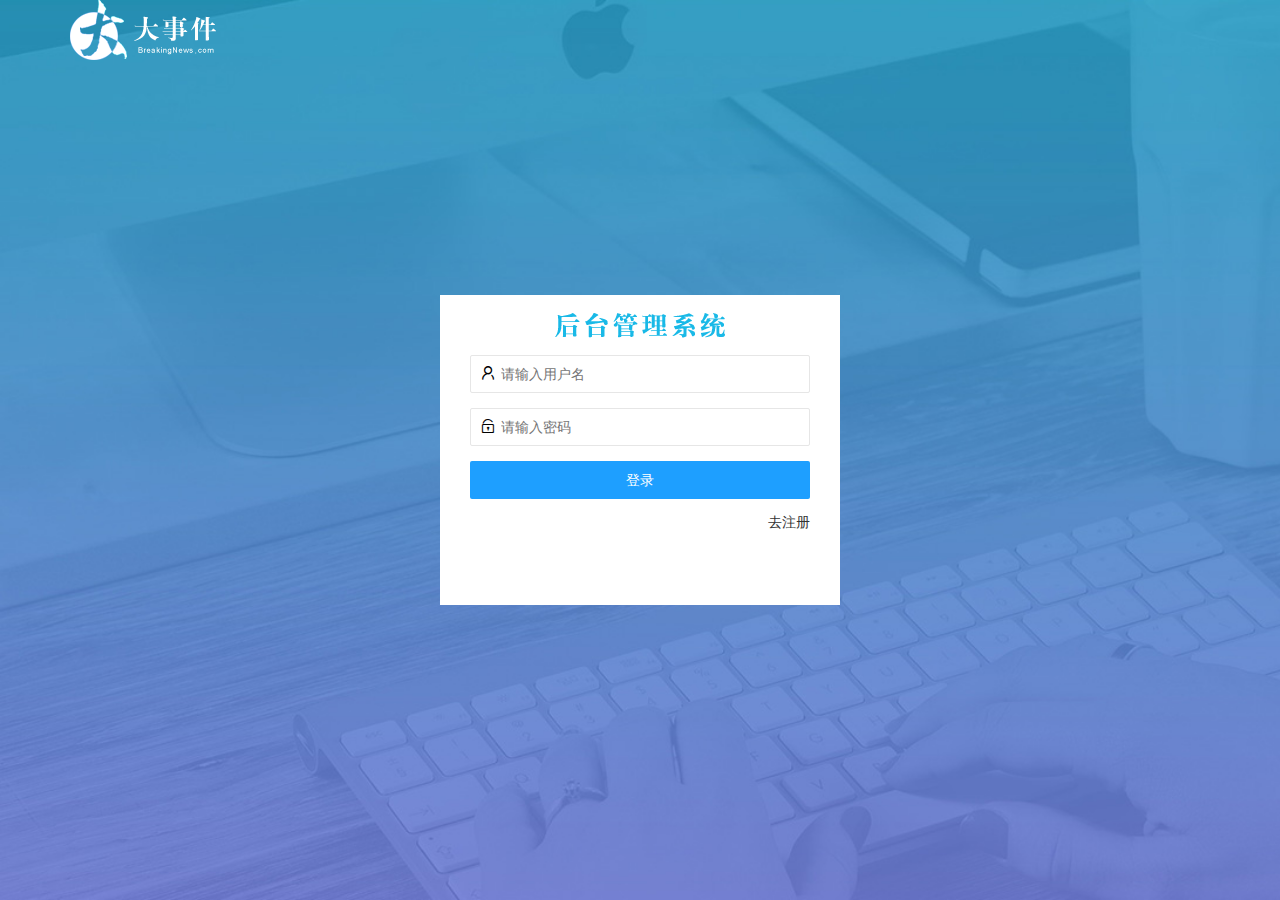
<file: login.html>
<!DOCTYPE html>
<html lang="en">
<head>
    <meta charset="UTF-8">
    <meta http-equiv="X-UA-Compatible" content="IE=edge">
    <meta name="viewport" content="width=device-width, initial-scale=1.0">
    <title>大事件登录/注册</title>
    <!-- 导入UI -->
    <link rel="stylesheet" href="./assets/lib/layui/css/layui.css">
    <!-- 导入自己的样式 -->
    <link rel="stylesheet" href="./assets/css/login.css">
</head>
<body>
    <!-- 图标 -->
    <div class="layui-main">
        <img src="./assets/images/logo.png" alt="">
    </div>
    <!-- 登陆框模块 -->
    <div class="loginbox">
        <div class="title"></div>
        <!-- 登录的div -->
        <div class="reg_login">
            <!-- 表单 -->
            <form class="layui-form" id="form_login">
                <div class="layui-form-item">
                    <i class="layui-icon layui-icon-username"></i>
                    <input type="text" name="username" required  lay-verify="required" placeholder="请输入用户名" autocomplete="off" class="layui-input">
                </div>
                <div class="layui-form-item">
                    <i class="layui-icon layui-icon-password"></i>
                    <input type="password" name="password" required  lay-verify="required|pwd" placeholder="请输入密码" autocomplete="off" class="layui-input">
                </div>
                <div class="layui-form-item">
                    <button class="layui-btn layui-btn-fluid  layui-btn-normal" lay-submit >登录</button>
                </div>
                <div class="layui-form-item links">
                    <a href="javascript:;" id="link_reg">去注册</a>
                </div>
            </form>
            
        </div>
        <!-- 注册的div -->
        <div class="login_login">
            <form class="layui-form" id="form_reg">
                <div class="layui-form-item">
                    <i class="layui-icon layui-icon-username"></i>
                    <input type="text" name="username" required  lay-verify="required" placeholder="请输入用户名" autocomplete="off" class="layui-input">
                </div>
                <div class="layui-form-item">
                    <i class="layui-icon layui-icon-password"></i>
                    <input type="password" name="password" required  lay-verify="required|pwd" placeholder="请输入密码" autocomplete="off" class="layui-input">
                </div>
                <div class="layui-form-item">
                    <i class="layui-icon layui-icon-password"></i>
                    <input type="password" name="repassword" required  lay-verify="required|pwd|repwd" placeholder="再次确认密码" autocomplete="off" class="layui-input">
                </div>
                <div class="layui-form-item">
                    <button class="layui-btn layui-btn-fluid  layui-btn-normal" lay-submit >注册</button>
                </div>
                <div class="layui-form-item links">
                    <a href="javascript:;" id="link_login">去登录</a>
                </div>
            </form>
            
        </div>
    </div>
    <script src="./assets/lib/layui/layui.all.js"></script>
    <script src="./assets/lib/jquery.js"></script>
    <script src="./assets/js/baseAPI.js"></script>
    <script src="./assets/js/login.js"></script>
</body>
</html>
</file>
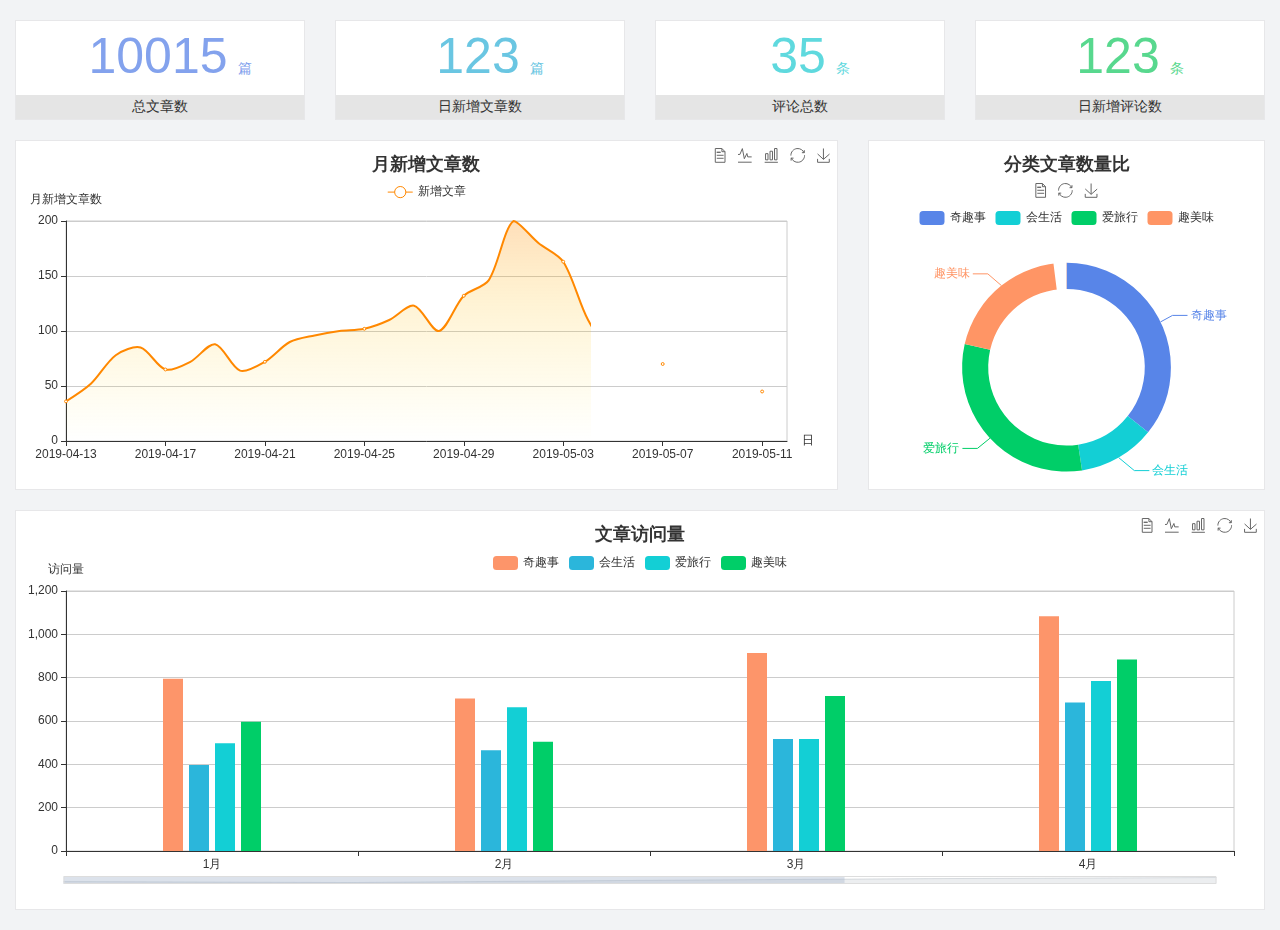
<file: home/dashboard.html>
<!DOCTYPE html>
<html lang="en">

<head>
  <meta charset="UTF-8">
  <meta name="viewport" content="width=device-width, initial-scale=1.0">
  <meta http-equiv="X-UA-Compatible" content="ie=edge">
  <title>图表统计</title>
  <link rel="stylesheet" href="../../assets/lib/bootstrap.css" />
  <link rel="stylesheet" href="../../assets/lib/main.css" />
  <script src="../../assets/lib/jquery.js"></script>
  <script type="text/javascript" src="../../assets/lib/echarts.min.js"></script>
</head>

<body>
  <div class="container-fluid">
    <div class="row spannel_list">
      <div class="col-sm-3 col-xs-6">
        <div class="spannel">
          <em>10015</em><span>篇</span>
          <b>总文章数</b>
        </div>
      </div>
      <div class="col-sm-3 col-xs-6">
        <div class="spannel scolor01">
          <em>123</em><span>篇</span>
          <b>日新增文章数</b>
        </div>
      </div>
      <div class="col-sm-3 col-xs-6">
        <div class="spannel scolor02">
          <em>35</em><span>条</span>
          <b>评论总数</b>
        </div>
      </div>
      <div class="col-sm-3 col-xs-6">
        <div class="spannel scolor03">
          <em>123</em><span>条</span>
          <b>日新增评论数</b>
        </div>
      </div>
    </div>
  </div>

  <div class="container-fluid">
    <div class="row curve-pie">
      <div class="col-lg-8 col-md-8">
        <div class="gragh_pannel" id="curve_show"></div>
      </div>
      <div class="col-lg-4 col-md-4">
        <div class="gragh_pannel" id="pie_show"></div>
      </div>
    </div>
  </div>

  <div class="container-fluid">
    <div class="column_pannel" id="column_show"></div>
  </div>

  <script>
    var oChart = echarts.init(document.getElementById('curve_show'));
    var aList_all = [
      { 'count': 36, 'date': '2019-04-13' },
      { 'count': 52, 'date': '2019-04-14' },
      { 'count': 78, 'date': '2019-04-15' },
      { 'count': 85, 'date': '2019-04-16' },
      { 'count': 65, 'date': '2019-04-17' },
      { 'count': 72, 'date': '2019-04-18' },
      { 'count': 88, 'date': '2019-04-19' },
      { 'count': 64, 'date': '2019-04-20' },
      { 'count': 72, 'date': '2019-04-21' },
      { 'count': 90, 'date': '2019-04-22' },
      { 'count': 96, 'date': '2019-04-23' },
      { 'count': 100, 'date': '2019-04-24' },
      { 'count': 102, 'date': '2019-04-25' },
      { 'count': 110, 'date': '2019-04-26' },
      { 'count': 123, 'date': '2019-04-27' },
      { 'count': 100, 'date': '2019-04-28' },
      { 'count': 132, 'date': '2019-04-29' },
      { 'count': 146, 'date': '2019-04-30' },
      { 'count': 200, 'date': '2019-05-01' },
      { 'count': 180, 'date': '2019-05-02' },
      { 'count': 163, 'date': '2019-05-03' },
      { 'count': 110, 'date': '2019-05-04' },
      { 'count': 80, 'date': '2019-05-05' },
      { 'count': 82, 'date': '2019-05-06' },
      { 'count': 70, 'date': '2019-05-07' },
      { 'count': 65, 'date': '2019-05-08' },
      { 'count': 54, 'date': '2019-05-09' },
      { 'count': 40, 'date': '2019-05-10' },
      { 'count': 45, 'date': '2019-05-11' },
      { 'count': 38, 'date': '2019-05-12' },
    ];

    let aCount = [];
    let aDate = [];

    for (var i = 0; i < aList_all.length; i++) {
      aCount.push(aList_all[i].count);
      aDate.push(aList_all[i].date);
    }

    var chartopt = {
      title: {
        text: '月新增文章数',
        left: 'center',
        top: '10'
      },
      tooltip: {
        trigger: 'axis'
      },
      legend: {
        data: ['新增文章'],
        top: '40'
      },
      toolbox: {
        show: true,
        feature: {
          mark: { show: true },
          dataView: { show: true, readOnly: false },
          magicType: { show: true, type: ['line', 'bar'] },
          restore: { show: true },
          saveAsImage: { show: true }
        }
      },
      calculable: true,
      xAxis: [
        {
          name: '日',
          type: 'category',
          boundaryGap: false,
          data: aDate
        }
      ],
      yAxis: [
        {
          name: '月新增文章数',
          type: 'value'
        }
      ],
      series: [
        {
          name: '新增文章',
          type: 'line',
          smooth: true,
          itemStyle: { normal: { areaStyle: { type: 'default' }, color: '#f80' }, lineStyle: { color: '#f80' } },
          data: aCount
        }],
      areaStyle: {
        normal: {
          color: new echarts.graphic.LinearGradient(0, 0, 0, 1, [{
            offset: 0,
            color: 'rgba(255,136,0,0.39)'
          }, {
            offset: .34,
            color: 'rgba(255,180,0,0.25)'
          }, {
            offset: 1,
            color: 'rgba(255,222,0,0.00)'
          }])

        }
      },
      grid: {
        show: true,
        x: 50,
        x2: 50,
        y: 80,
        height: 220
      }
    };

    oChart.setOption(chartopt);


    var oPie = echarts.init(document.getElementById('pie_show'));
    var oPieopt =
    {
      title: {
        top: 10,
        text: '分类文章数量比',
        x: 'center'
      },
      tooltip: {
        trigger: 'item',
        formatter: "{a} <br/>{b} : {c} ({d}%)"
      },
      color: ['#5885e8', '#13cfd5', '#00ce68', '#ff9565'],
      legend: {
        x: 'center',
        top: 65,
        data: ['奇趣事', '会生活', '爱旅行', '趣美味']
      },
      toolbox: {
        show: true,
        x: 'center',
        top: 35,
        feature: {
          mark: { show: true },
          dataView: { show: true, readOnly: false },
          magicType: {
            show: true,
            type: ['pie', 'funnel'],
            option: {
              funnel: {
                x: '25%',
                width: '50%',
                funnelAlign: 'left',
                max: 1548
              }
            }
          },
          restore: { show: true },
          saveAsImage: { show: true }
        }
      },
      calculable: true,
      series: [
        {
          name: '访问来源',
          type: 'pie',
          radius: ['45%', '60%'],
          center: ['50%', '65%'],
          data: [
            { value: 300, name: '奇趣事' },
            { value: 100, name: '会生活' },
            { value: 260, name: '爱旅行' },
            { value: 180, name: '趣美味' }
          ]
        }
      ]
    };
    oPie.setOption(oPieopt);



    var oColumn = this.echarts.init(document.getElementById('column_show'));
    var oColumnopt =
    {
      title: {
        text: '文章访问量',
        left: 'center',
        top: '10'
      },
      tooltip: {
        trigger: 'axis'
      },
      legend: {
        data: ['奇趣事', '会生活', '爱旅行', '趣美味'],
        top: '40'
      },
      toolbox: {
        show: true,
        feature: {
          mark: { show: true },
          dataView: { show: true, readOnly: false },
          magicType: { show: true, type: ['line', 'bar'] },
          restore: { show: true },
          saveAsImage: { show: true }
        }
      },
      calculable: true,
      xAxis: [
        {
          type: 'category',
          data: ['1月', '2月', '3月', '4月', '5月']
        }
      ],
      yAxis: [
        {
          name: '访问量',
          type: 'value'
        }
      ],
      series: [
        {
          name: '奇趣事',
          type: 'bar',
          barWidth: 20,
          itemStyle: {
            normal: { areaStyle: { type: 'default' }, color: '#fd956a' }
          },
          data: [800, 708, 920, 1090, 1200]
        },
        {
          name: '会生活',
          type: 'bar',
          barWidth: 20,
          itemStyle: {
            normal: { areaStyle: { type: 'default' }, color: '#2bb6db' }
          },
          data: [400, 468, 520, 690, 800]
        },
        {
          name: '爱旅行',
          type: 'bar',
          barWidth: 20,
          itemStyle: {
            normal: { areaStyle: { type: 'default' }, color: '#13cfd5' }
          },
          data: [500, 668, 520, 790, 900]
        },
        {
          name: '趣美味',
          type: 'bar',
          barWidth: 20,
          itemStyle: {
            normal: { areaStyle: { type: 'default' }, color: '#00ce68' }
          },
          data: [600, 508, 720, 890, 1000]
        }
      ],
      grid: {
        show: true,
        x: 50,
        x2: 30,
        y: 80,
        height: 260
      },
      dataZoom: [//给x轴设置滚动条
        {
          start: 0,//默认为0
          end: 100 - 1000 / 31,//默认为100
          type: 'slider',
          show: true,
          xAxisIndex: [0],
          handleSize: 0,//滑动条的 左右2个滑动条的大小
          height: 8,//组件高度
          left: 45, //左边的距离
          right: 50,//右边的距离
          bottom: 26,//右边的距离
          handleColor: '#ddd',//h滑动图标的颜色
          handleStyle: {
            borderColor: "#cacaca",
            borderWidth: "1",
            shadowBlur: 2,
            background: "#ddd",
            shadowColor: "#ddd",
          }
        }]
    };
    oColumn.setOption(oColumnopt);
  </script>
</body>

</html>
</file>
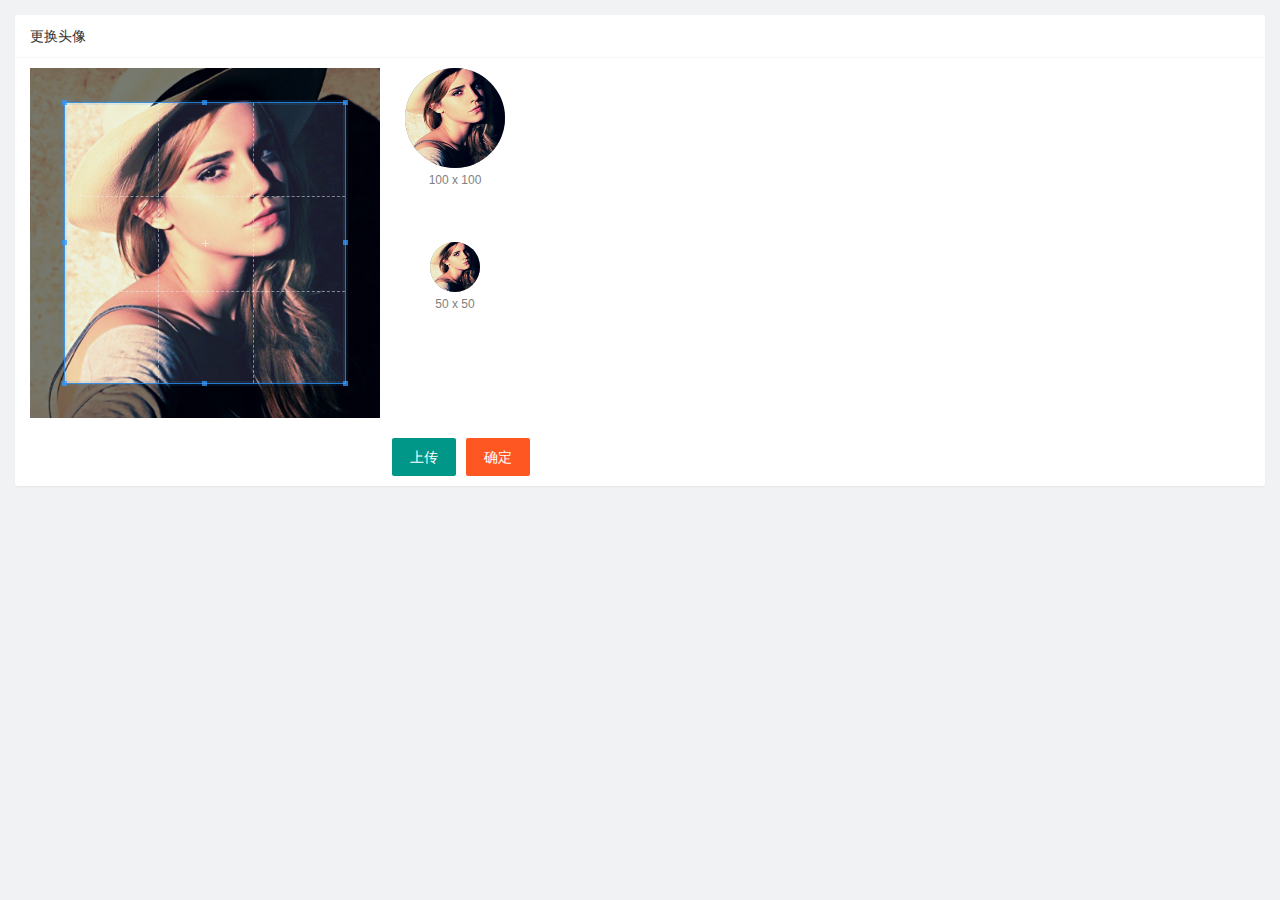
<file: user/user_avator.html>
<!DOCTYPE html>
<html lang="en">
<head>
    <meta charset="UTF-8">
    <meta http-equiv="X-UA-Compatible" content="IE=edge">
    <meta name="viewport" content="width=device-width, initial-scale=1.0">
    <title>Document</title>
    <link rel="stylesheet" href="../assets/lib/layui/css/layui.css">
    <link rel="stylesheet" href="../assets/css/user/user_avator.css">
    <link rel="stylesheet" href="/assets/lib/cropper/cropper.css" />
</head>
<body>
    <div class="layui-card">
        <div class="layui-card-header">更换头像</div>
        <div class="layui-card-body">
            <!-- 第一行的图片裁剪和预览区域 -->
            <div class="row1">
                <!-- 图片裁剪区域 -->
                <div class="cropper-box">
                <!-- 这个 img 标签很重要，将来会把它初始化为裁剪区域 -->
                <img id="image" src="/assets/images/sample.jpg" />
                </div>
                <!-- 图片的预览区域 -->
                <div class="preview-box">
                <div>
                    <!-- 宽高为 100px 的预览区域 -->
                    <div class="img-preview w100"></div>
                    <p class="size">100 x 100</p>
                </div>
                <div>
                    <!-- 宽高为 50px 的预览区域 -->
                    <div class="img-preview w50"></div>
                    <p class="size">50 x 50</p>
                </div>
                </div>
            </div>
            <!-- 第二行的按钮区域 -->
            <div class="row2">
                <button type="button" class="layui-btn" id="btn_uplowdimage">上传</button>
                <button type="button" class="layui-btn layui-btn-danger" id="btn_submit">确定</button>
            </div>
            <input type="file"  id="file" accept="image/png,image/jpeg">
        </div>
      </div>
    <script src="../assets/lib/layui/layui.all.js"></script>
    <script src="/assets/lib/jquery.js"></script>
    <script src="../assets/js/baseAPI.js"></script>
    <script src="/assets/lib/cropper/Cropper.js"></script>
    <script src="/assets/lib/cropper/jquery-cropper.js"></script>
    <script src="../assets/js/user/user_avator.js"></script>
</body>
</html>
</file>
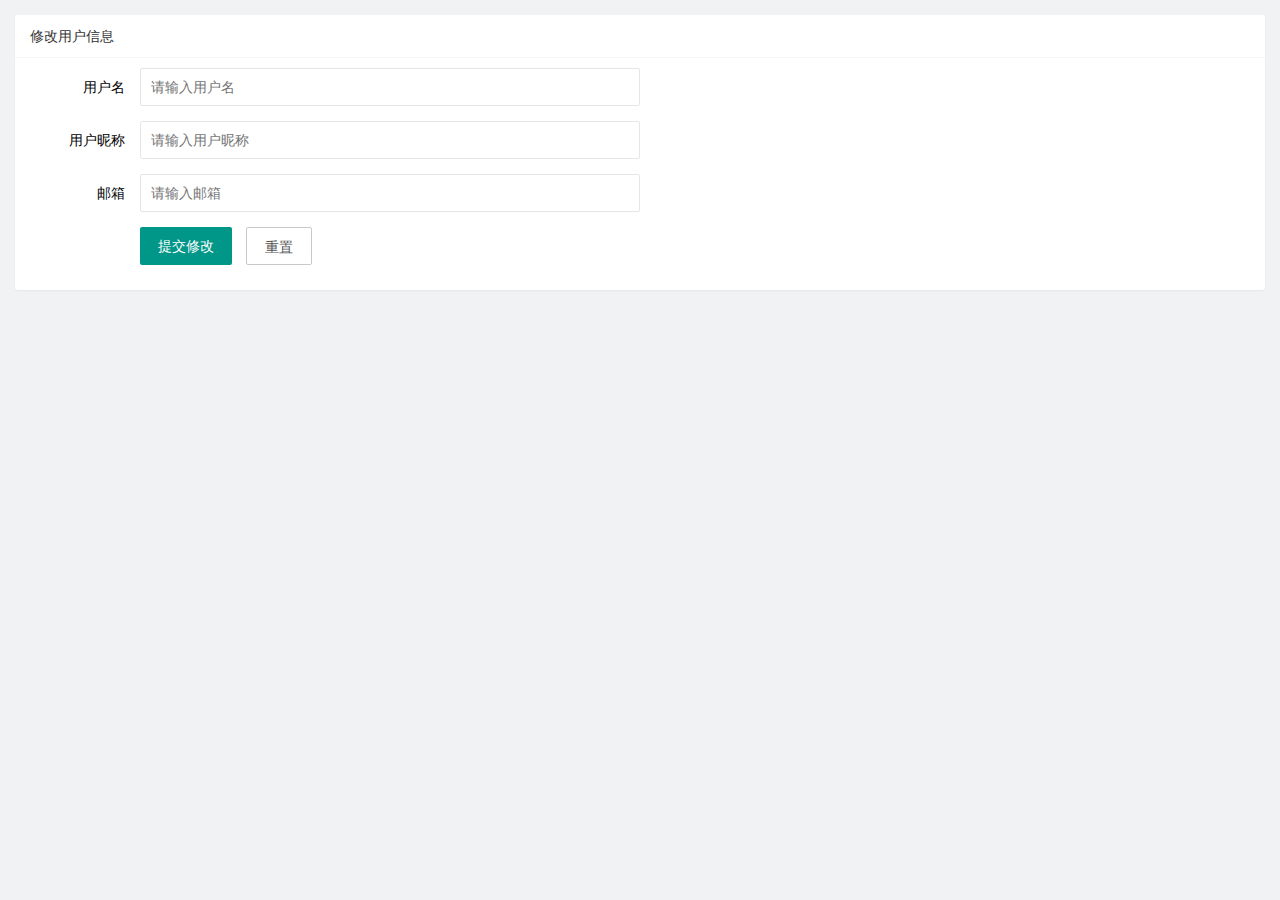
<file: user/user_info.html>
<!DOCTYPE html>
<html lang="en">
<head>
    <meta charset="UTF-8">
    <meta http-equiv="X-UA-Compatible" content="IE=edge">
    <meta name="viewport" content="width=device-width, initial-scale=1.0">
    <title>Document</title>
    <link rel="stylesheet" href="../assets/lib/layui/css/layui.css">
    <link rel="stylesheet" href="../assets/css/user/user_info.css">
</head>
<body>
    <div class="layui-card">
        <div class="layui-card-header">修改用户信息</div>
        <div class="layui-card-body">
            <form class="layui-form" lay-filter="info_info">
                <!-- 给一个隐藏域，因为接口有个id的数据 -->
                <input type="hidden" name="id">
                <div class="layui-form-item">
                  <label class="layui-form-label">用户名</label>
                  <div class="layui-input-block">
                    <input type="text" name="username" required  lay-verify="required" placeholder="请输入用户名" autocomplete="off" class="layui-input" readonly>
                  </div>
                </div>
                <div class="layui-form-item">
                    <label class="layui-form-label">用户昵称</label>
                    <div class="layui-input-block">
                      <input type="text" name="nickname" required  lay-verify="required|nickname" placeholder="请输入用户昵称" autocomplete="off" class="layui-input" >
                    </div>
                  </div>
                  <div class="layui-form-item">
                    <label class="layui-form-label">邮箱</label>
                    <div class="layui-input-block">
                      <input type="text" name="email" required  lay-verify="required|email" placeholder="请输入邮箱" autocomplete="off" class="layui-input" >
                    </div>
                  </div>
                  <div class="layui-form-item">
                    <div class="layui-input-block">
                      <button class="layui-btn" lay-submit lay-filter="formDemo" id="btn_submit">提交修改</button>
                      <button type="reset" class="layui-btn layui-btn-primary" id="btn_reg">重置</button>
                    </div>
                  </div>
            </form>
        </div>
      </div>
      <script src="../assets/lib/layui/layui.all.js"></script>
      <script src="../assets/lib/jquery.js"></script>
      <script src="../assets/js/baseAPI.js"></script>
      <script src="../assets/js/user/user_info.js"></script>
</body>
</html>
</file>
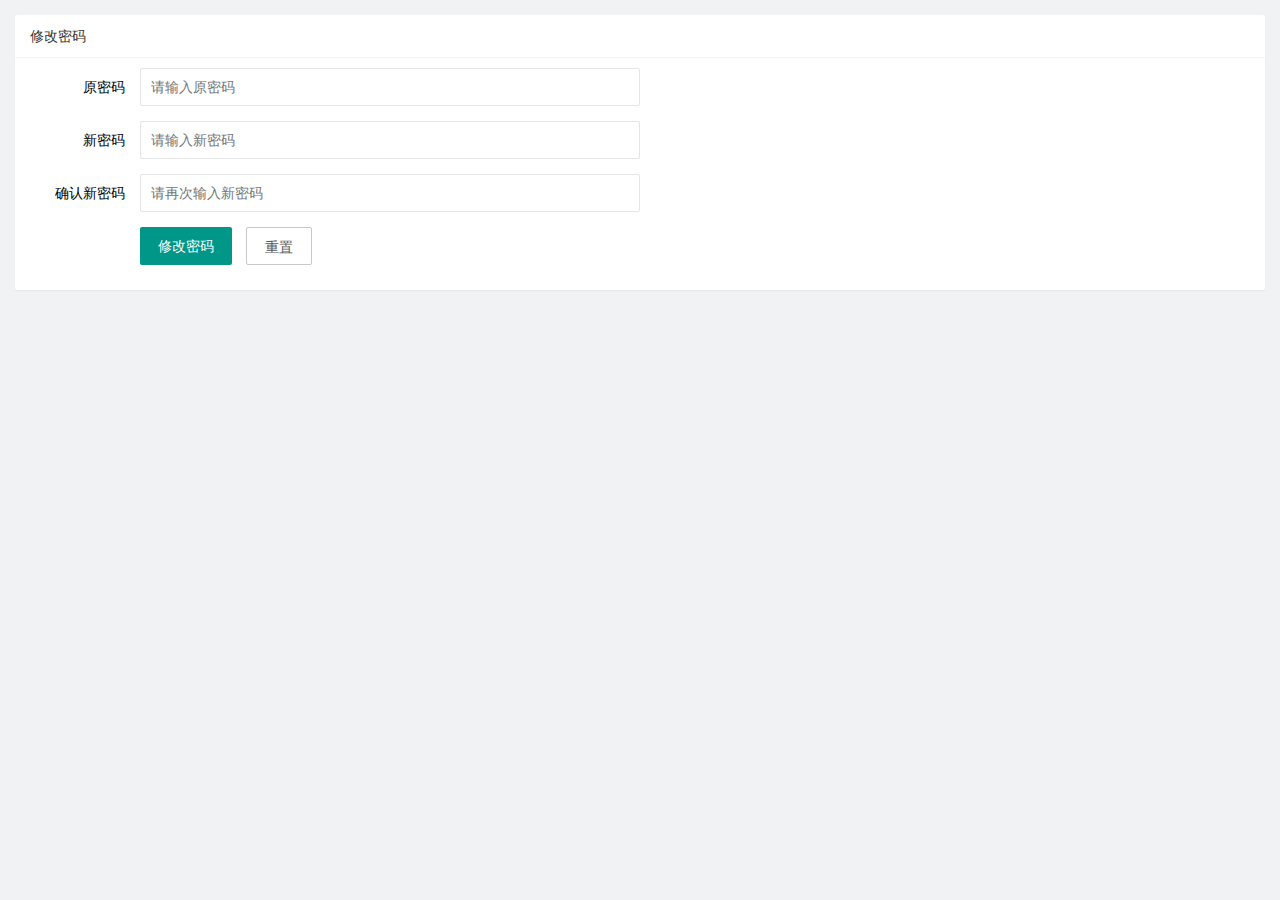
<file: user/user_pwd.html>
<!DOCTYPE html>
<html lang="en">
<head>
    <meta charset="UTF-8">
    <meta http-equiv="X-UA-Compatible" content="IE=edge">
    <meta name="viewport" content="width=device-width, initial-scale=1.0">
    <title>Document</title>
    <link rel="stylesheet" href="../assets/lib/layui/css/layui.css">
    <link rel="stylesheet" href="../assets/css/user/user_pwd.css">
</head>
<body>
    <div class="layui-card">
        <div class="layui-card-header">修改密码</div>
        <div class="layui-card-body">
            <form class="layui-form" >
                <div class="layui-form-item">
                  <label class="layui-form-label">原密码</label>
                  <div class="layui-input-block">
                    <input type="password" name="old_pwd" required  lay-verify="required|pass" placeholder="请输入原密码" autocomplete="off" class="layui-input">
                  </div>
                </div>
                <div class="layui-form-item">
                    <label class="layui-form-label">新密码</label>
                    <div class="layui-input-block">
                      <input type="password" name="new_pwd" required  lay-verify="required|pass|samepwd" placeholder="请输入新密码" autocomplete="off" class="layui-input">
                    </div>
                  </div>
                  <div class="layui-form-item">
                    <label class="layui-form-label">确认新密码</label>
                    <div class="layui-input-block">
                      <input type="password" name="re_pwd" required  lay-verify="required|pass|repwd" placeholder="请再次输入新密码" autocomplete="off" class="layui-input">
                    </div>
                  </div>
                  <div class="layui-form-item">
                    <div class="layui-input-block">
                      <button class="layui-btn" lay-submit lay-filter="formDemo">修改密码</button>
                      <button type="reset" class="layui-btn layui-btn-primary">重置</button>
                    </div>
                  </div>
            </form>
        </div>
      </div>
      <script src="../assets/lib/layui/layui.all.js"></script>
      <script src="../assets/lib/jquery.js"></script>
      <script src="../assets/js/baseAPI.js"></script>
      <script src="../assets/js/user/user_pwd.js"></script>
</body>
</html>
</file>
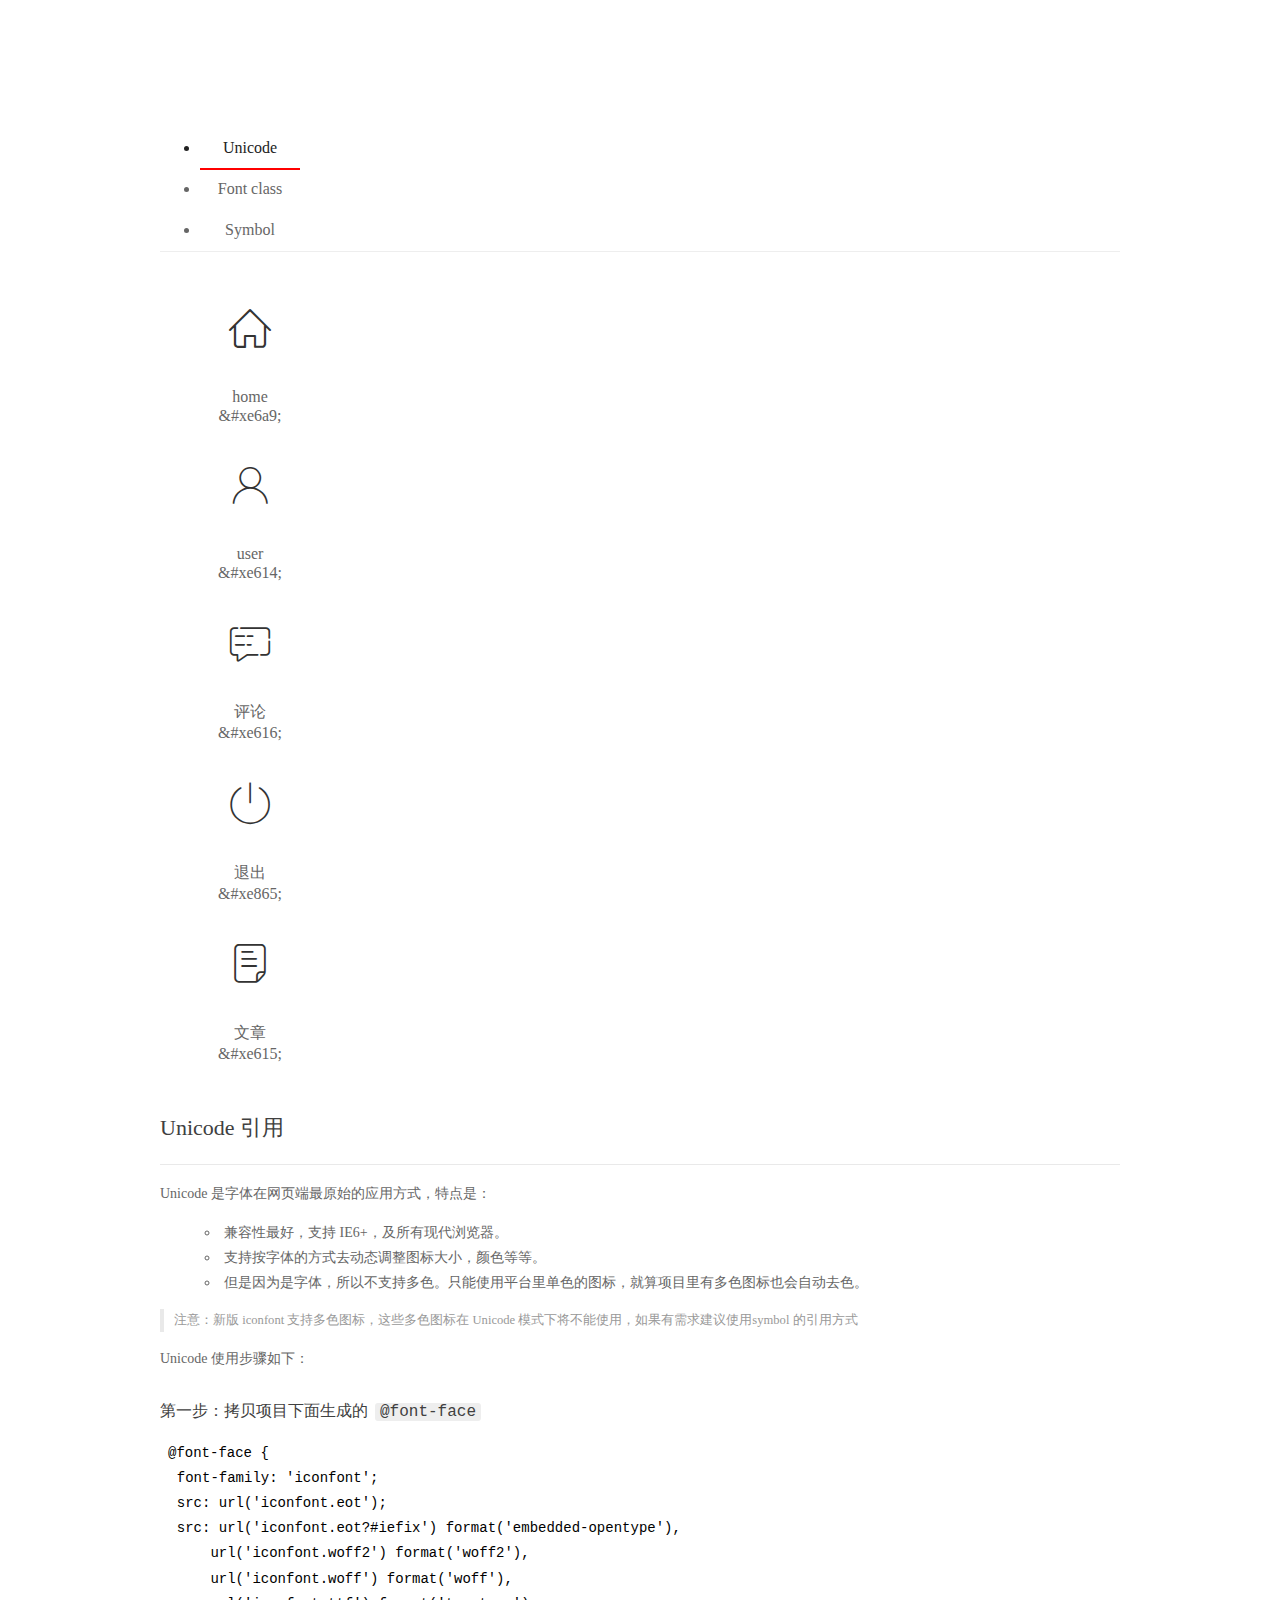
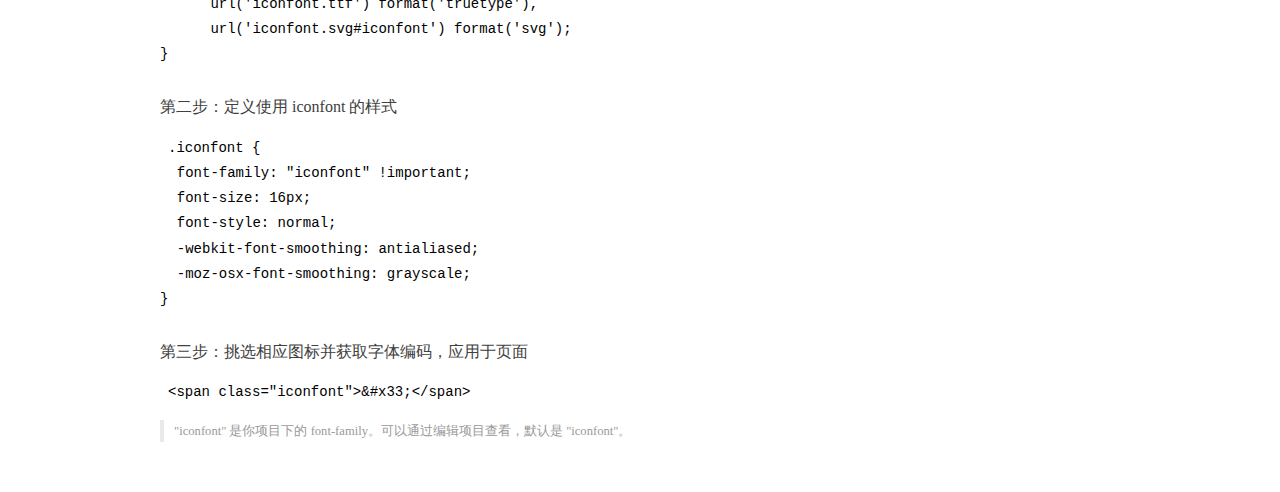
<file: assets/fonts/demo_index.html>
<!DOCTYPE html>
<html>
<head>
  <meta charset="utf-8"/>
  <title>IconFont Demo</title>
  <link rel="shortcut icon" href="https://gtms04.alicdn.com/tps/i4/TB1_oz6GVXXXXaFXpXXJDFnIXXX-64-64.ico" type="image/x-icon"/>
  <link rel="stylesheet" href="https://g.alicdn.com/thx/cube/1.3.2/cube.min.css">
  <link rel="stylesheet" href="demo.css">
  <link rel="stylesheet" href="iconfont.css">
  <script src="iconfont.js"></script>
  <!-- jQuery -->
  <script src="https://a1.alicdn.com/oss/uploads/2018/12/26/7bfddb60-08e8-11e9-9b04-53e73bb6408b.js"></script>
  <!-- 代码高亮 -->
  <script src="https://a1.alicdn.com/oss/uploads/2018/12/26/a3f714d0-08e6-11e9-8a15-ebf944d7534c.js"></script>
</head>
<body>
  <div class="main">
    <h1 class="logo"><a href="https://www.iconfont.cn/" title="iconfont 首页" target="_blank">&#xe86b;</a></h1>
    <div class="nav-tabs">
      <ul id="tabs" class="dib-box">
        <li class="dib active"><span>Unicode</span></li>
        <li class="dib"><span>Font class</span></li>
        <li class="dib"><span>Symbol</span></li>
      </ul>
      
    </div>
    <div class="tab-container">
      <div class="content unicode" style="display: block;">
          <ul class="icon_lists dib-box">
          
            <li class="dib">
              <span class="icon iconfont">&#xe6a9;</span>
                <div class="name">home</div>
                <div class="code-name">&amp;#xe6a9;</div>
              </li>
          
            <li class="dib">
              <span class="icon iconfont">&#xe614;</span>
                <div class="name">user</div>
                <div class="code-name">&amp;#xe614;</div>
              </li>
          
            <li class="dib">
              <span class="icon iconfont">&#xe616;</span>
                <div class="name">评论</div>
                <div class="code-name">&amp;#xe616;</div>
              </li>
          
            <li class="dib">
              <span class="icon iconfont">&#xe865;</span>
                <div class="name">退出</div>
                <div class="code-name">&amp;#xe865;</div>
              </li>
          
            <li class="dib">
              <span class="icon iconfont">&#xe615;</span>
                <div class="name">文章</div>
                <div class="code-name">&amp;#xe615;</div>
              </li>
          
          </ul>
          <div class="article markdown">
          <h2 id="unicode-">Unicode 引用</h2>
          <hr>

          <p>Unicode 是字体在网页端最原始的应用方式，特点是：</p>
          <ul>
            <li>兼容性最好，支持 IE6+，及所有现代浏览器。</li>
            <li>支持按字体的方式去动态调整图标大小，颜色等等。</li>
            <li>但是因为是字体，所以不支持多色。只能使用平台里单色的图标，就算项目里有多色图标也会自动去色。</li>
          </ul>
          <blockquote>
            <p>注意：新版 iconfont 支持多色图标，这些多色图标在 Unicode 模式下将不能使用，如果有需求建议使用symbol 的引用方式</p>
          </blockquote>
          <p>Unicode 使用步骤如下：</p>
          <h3 id="-font-face">第一步：拷贝项目下面生成的 <code>@font-face</code></h3>
<pre><code class="language-css"
>@font-face {
  font-family: 'iconfont';
  src: url('iconfont.eot');
  src: url('iconfont.eot?#iefix') format('embedded-opentype'),
      url('iconfont.woff2') format('woff2'),
      url('iconfont.woff') format('woff'),
      url('iconfont.ttf') format('truetype'),
      url('iconfont.svg#iconfont') format('svg');
}
</code></pre>
          <h3 id="-iconfont-">第二步：定义使用 iconfont 的样式</h3>
<pre><code class="language-css"
>.iconfont {
  font-family: "iconfont" !important;
  font-size: 16px;
  font-style: normal;
  -webkit-font-smoothing: antialiased;
  -moz-osx-font-smoothing: grayscale;
}
</code></pre>
          <h3 id="-">第三步：挑选相应图标并获取字体编码，应用于页面</h3>
<pre>
<code class="language-html"
>&lt;span class="iconfont"&gt;&amp;#x33;&lt;/span&gt;
</code></pre>
          <blockquote>
            <p>"iconfont" 是你项目下的 font-family。可以通过编辑项目查看，默认是 "iconfont"。</p>
          </blockquote>
          </div>
      </div>
      <div class="content font-class">
        <ul class="icon_lists dib-box">
          
          <li class="dib">
            <span class="icon iconfont icon-home"></span>
            <div class="name">
              home
            </div>
            <div class="code-name">.icon-home
            </div>
          </li>
          
          <li class="dib">
            <span class="icon iconfont icon-user"></span>
            <div class="name">
              user
            </div>
            <div class="code-name">.icon-user
            </div>
          </li>
          
          <li class="dib">
            <span class="icon iconfont icon-pinglun"></span>
            <div class="name">
              评论
            </div>
            <div class="code-name">.icon-pinglun
            </div>
          </li>
          
          <li class="dib">
            <span class="icon iconfont icon-tuichu"></span>
            <div class="name">
              退出
            </div>
            <div class="code-name">.icon-tuichu
            </div>
          </li>
          
          <li class="dib">
            <span class="icon iconfont icon-16"></span>
            <div class="name">
              文章
            </div>
            <div class="code-name">.icon-16
            </div>
          </li>
          
        </ul>
        <div class="article markdown">
        <h2 id="font-class-">font-class 引用</h2>
        <hr>

        <p>font-class 是 Unicode 使用方式的一种变种，主要是解决 Unicode 书写不直观，语意不明确的问题。</p>
        <p>与 Unicode 使用方式相比，具有如下特点：</p>
        <ul>
          <li>兼容性良好，支持 IE8+，及所有现代浏览器。</li>
          <li>相比于 Unicode 语意明确，书写更直观。可以很容易分辨这个 icon 是什么。</li>
          <li>因为使用 class 来定义图标，所以当要替换图标时，只需要修改 class 里面的 Unicode 引用。</li>
          <li>不过因为本质上还是使用的字体，所以多色图标还是不支持的。</li>
        </ul>
        <p>使用步骤如下：</p>
        <h3 id="-fontclass-">第一步：引入项目下面生成的 fontclass 代码：</h3>
<pre><code class="language-html">&lt;link rel="stylesheet" href="./iconfont.css"&gt;
</code></pre>
        <h3 id="-">第二步：挑选相应图标并获取类名，应用于页面：</h3>
<pre><code class="language-html">&lt;span class="iconfont icon-xxx"&gt;&lt;/span&gt;
</code></pre>
        <blockquote>
          <p>"
            iconfont" 是你项目下的 font-family。可以通过编辑项目查看，默认是 "iconfont"。</p>
        </blockquote>
      </div>
      </div>
      <div class="content symbol">
          <ul class="icon_lists dib-box">
          
            <li class="dib">
                <svg class="icon svg-icon" aria-hidden="true">
                  <use xlink:href="#icon-home"></use>
                </svg>
                <div class="name">home</div>
                <div class="code-name">#icon-home</div>
            </li>
          
            <li class="dib">
                <svg class="icon svg-icon" aria-hidden="true">
                  <use xlink:href="#icon-user"></use>
                </svg>
                <div class="name">user</div>
                <div class="code-name">#icon-user</div>
            </li>
          
            <li class="dib">
                <svg class="icon svg-icon" aria-hidden="true">
                  <use xlink:href="#icon-pinglun"></use>
                </svg>
                <div class="name">评论</div>
                <div class="code-name">#icon-pinglun</div>
            </li>
          
            <li class="dib">
                <svg class="icon svg-icon" aria-hidden="true">
                  <use xlink:href="#icon-tuichu"></use>
                </svg>
                <div class="name">退出</div>
                <div class="code-name">#icon-tuichu</div>
            </li>
          
            <li class="dib">
                <svg class="icon svg-icon" aria-hidden="true">
                  <use xlink:href="#icon-16"></use>
                </svg>
                <div class="name">文章</div>
                <div class="code-name">#icon-16</div>
            </li>
          
          </ul>
          <div class="article markdown">
          <h2 id="symbol-">Symbol 引用</h2>
          <hr>

          <p>这是一种全新的使用方式，应该说这才是未来的主流，也是平台目前推荐的用法。相关介绍可以参考这篇<a href="">文章</a>
            这种用法其实是做了一个 SVG 的集合，与另外两种相比具有如下特点：</p>
          <ul>
            <li>支持多色图标了，不再受单色限制。</li>
            <li>通过一些技巧，支持像字体那样，通过 <code>font-size</code>, <code>color</code> 来调整样式。</li>
            <li>兼容性较差，支持 IE9+，及现代浏览器。</li>
            <li>浏览器渲染 SVG 的性能一般，还不如 png。</li>
          </ul>
          <p>使用步骤如下：</p>
          <h3 id="-symbol-">第一步：引入项目下面生成的 symbol 代码：</h3>
<pre><code class="language-html">&lt;script src="./iconfont.js"&gt;&lt;/script&gt;
</code></pre>
          <h3 id="-css-">第二步：加入通用 CSS 代码（引入一次就行）：</h3>
<pre><code class="language-html">&lt;style&gt;
.icon {
  width: 1em;
  height: 1em;
  vertical-align: -0.15em;
  fill: currentColor;
  overflow: hidden;
}
&lt;/style&gt;
</code></pre>
          <h3 id="-">第三步：挑选相应图标并获取类名，应用于页面：</h3>
<pre><code class="language-html">&lt;svg class="icon" aria-hidden="true"&gt;
  &lt;use xlink:href="#icon-xxx"&gt;&lt;/use&gt;
&lt;/svg&gt;
</code></pre>
          </div>
      </div>

    </div>
  </div>
  <script>
  $(document).ready(function () {
      $('.tab-container .content:first').show()

      $('#tabs li').click(function (e) {
        var tabContent = $('.tab-container .content')
        var index = $(this).index()

        if ($(this).hasClass('active')) {
          return
        } else {
          $('#tabs li').removeClass('active')
          $(this).addClass('active')

          tabContent.hide().eq(index).fadeIn()
        }
      })
    })
  </script>
</body>
</html>
</file>
<file: assets/lib/layui/css/layui.css>
/** layui-v2.5.5 MIT License By https://www.layui.com */
 .layui-inline,img{display:inline-block;vertical-align:middle}h1,h2,h3,h4,h5,h6{font-weight:400}.layui-edge,.layui-header,.layui-inline,.layui-main{position:relative}.layui-body,.layui-edge,.layui-elip{overflow:hidden}.layui-btn,.layui-edge,.layui-inline,img{vertical-align:middle}.layui-btn,.layui-disabled,.layui-icon,.layui-unselect{-moz-user-select:none;-webkit-user-select:none;-ms-user-select:none}.layui-elip,.layui-form-checkbox span,.layui-form-pane .layui-form-label{text-overflow:ellipsis;white-space:nowrap}.layui-breadcrumb,.layui-tree-btnGroup{visibility:hidden}blockquote,body,button,dd,div,dl,dt,form,h1,h2,h3,h4,h5,h6,input,li,ol,p,pre,td,textarea,th,ul{margin:0;padding:0;-webkit-tap-highlight-color:rgba(0,0,0,0)}a:active,a:hover{outline:0}img{border:none}li{list-style:none}table{border-collapse:collapse;border-spacing:0}h4,h5,h6{font-size:100%}button,input,optgroup,option,select,textarea{font-family:inherit;font-size:inherit;font-style:inherit;font-weight:inherit;outline:0}pre{white-space:pre-wrap;white-space:-moz-pre-wrap;white-space:-pre-wrap;white-space:-o-pre-wrap;word-wrap:break-word}body{line-height:24px;font:14px Helvetica Neue,Helvetica,PingFang SC,Tahoma,Arial,sans-serif}hr{height:1px;margin:10px 0;border:0;clear:both}a{color:#333;text-decoration:none}a:hover{color:#777}a cite{font-style:normal;*cursor:pointer}.layui-border-box,.layui-border-box *{box-sizing:border-box}.layui-box,.layui-box *{box-sizing:content-box}.layui-clear{clear:both;*zoom:1}.layui-clear:after{content:'\20';clear:both;*zoom:1;display:block;height:0}.layui-inline{*display:inline;*zoom:1}.layui-edge{display:inline-block;width:0;height:0;border-width:6px;border-style:dashed;border-color:transparent}.layui-edge-top{top:-4px;border-bottom-color:#999;border-bottom-style:solid}.layui-edge-right{border-left-color:#999;border-left-style:solid}.layui-edge-bottom{top:2px;border-top-color:#999;border-top-style:solid}.layui-edge-left{border-right-color:#999;border-right-style:solid}.layui-disabled,.layui-disabled:hover{color:#d2d2d2!important;cursor:not-allowed!important}.layui-circle{border-radius:100%}.layui-show{display:block!important}.layui-hide{display:none!important}@font-face{font-family:layui-icon;src:url(../font/iconfont.eot?v=250);src:url(../font/iconfont.eot?v=250#iefix) format('embedded-opentype'),url(../font/iconfont.woff2?v=250) format('woff2'),url(../font/iconfont.woff?v=250) format('woff'),url(../font/iconfont.ttf?v=250) format('truetype'),url(../font/iconfont.svg?v=250#layui-icon) format('svg')}.layui-icon{font-family:layui-icon!important;font-size:16px;font-style:normal;-webkit-font-smoothing:antialiased;-moz-osx-font-smoothing:grayscale}.layui-icon-reply-fill:before{content:"\e611"}.layui-icon-set-fill:before{content:"\e614"}.layui-icon-menu-fill:before{content:"\e60f"}.layui-icon-search:before{content:"\e615"}.layui-icon-share:before{content:"\e641"}.layui-icon-set-sm:before{content:"\e620"}.layui-icon-engine:before{content:"\e628"}.layui-icon-close:before{content:"\1006"}.layui-icon-close-fill:before{content:"\1007"}.layui-icon-chart-screen:before{content:"\e629"}.layui-icon-star:before{content:"\e600"}.layui-icon-circle-dot:before{content:"\e617"}.layui-icon-chat:before{content:"\e606"}.layui-icon-release:before{content:"\e609"}.layui-icon-list:before{content:"\e60a"}.layui-icon-chart:before{content:"\e62c"}.layui-icon-ok-circle:before{content:"\1005"}.layui-icon-layim-theme:before{content:"\e61b"}.layui-icon-table:before{content:"\e62d"}.layui-icon-right:before{content:"\e602"}.layui-icon-left:before{content:"\e603"}.layui-icon-cart-simple:before{content:"\e698"}.layui-icon-face-cry:before{content:"\e69c"}.layui-icon-face-smile:before{content:"\e6af"}.layui-icon-survey:before{content:"\e6b2"}.layui-icon-tree:before{content:"\e62e"}.layui-icon-upload-circle:before{content:"\e62f"}.layui-icon-add-circle:before{content:"\e61f"}.layui-icon-download-circle:before{content:"\e601"}.layui-icon-templeate-1:before{content:"\e630"}.layui-icon-util:before{content:"\e631"}.layui-icon-face-surprised:before{content:"\e664"}.layui-icon-edit:before{content:"\e642"}.layui-icon-speaker:before{content:"\e645"}.layui-icon-down:before{content:"\e61a"}.layui-icon-file:before{content:"\e621"}.layui-icon-layouts:before{content:"\e632"}.layui-icon-rate-half:before{content:"\e6c9"}.layui-icon-add-circle-fine:before{content:"\e608"}.layui-icon-prev-circle:before{content:"\e633"}.layui-icon-read:before{content:"\e705"}.layui-icon-404:before{content:"\e61c"}.layui-icon-carousel:before{content:"\e634"}.layui-icon-help:before{content:"\e607"}.layui-icon-code-circle:before{content:"\e635"}.layui-icon-water:before{content:"\e636"}.layui-icon-username:before{content:"\e66f"}.layui-icon-find-fill:before{content:"\e670"}.layui-icon-about:before{content:"\e60b"}.layui-icon-location:before{content:"\e715"}.layui-icon-up:before{content:"\e619"}.layui-icon-pause:before{content:"\e651"}.layui-icon-date:before{content:"\e637"}.layui-icon-layim-uploadfile:before{content:"\e61d"}.layui-icon-delete:before{content:"\e640"}.layui-icon-play:before{content:"\e652"}.layui-icon-top:before{content:"\e604"}.layui-icon-friends:before{content:"\e612"}.layui-icon-refresh-3:before{content:"\e9aa"}.layui-icon-ok:before{content:"\e605"}.layui-icon-layer:before{content:"\e638"}.layui-icon-face-smile-fine:before{content:"\e60c"}.layui-icon-dollar:before{content:"\e659"}.layui-icon-group:before{content:"\e613"}.layui-icon-layim-download:before{content:"\e61e"}.layui-icon-picture-fine:before{content:"\e60d"}.layui-icon-link:before{content:"\e64c"}.layui-icon-diamond:before{content:"\e735"}.layui-icon-log:before{content:"\e60e"}.layui-icon-rate-solid:before{content:"\e67a"}.layui-icon-fonts-del:before{content:"\e64f"}.layui-icon-unlink:before{content:"\e64d"}.layui-icon-fonts-clear:before{content:"\e639"}.layui-icon-triangle-r:before{content:"\e623"}.layui-icon-circle:before{content:"\e63f"}.layui-icon-radio:before{content:"\e643"}.layui-icon-align-center:before{content:"\e647"}.layui-icon-align-right:before{content:"\e648"}.layui-icon-align-left:before{content:"\e649"}.layui-icon-loading-1:before{content:"\e63e"}.layui-icon-return:before{content:"\e65c"}.layui-icon-fonts-strong:before{content:"\e62b"}.layui-icon-upload:before{content:"\e67c"}.layui-icon-dialogue:before{content:"\e63a"}.layui-icon-video:before{content:"\e6ed"}.layui-icon-headset:before{content:"\e6fc"}.layui-icon-cellphone-fine:before{content:"\e63b"}.layui-icon-add-1:before{content:"\e654"}.layui-icon-face-smile-b:before{content:"\e650"}.layui-icon-fonts-html:before{content:"\e64b"}.layui-icon-form:before{content:"\e63c"}.layui-icon-cart:before{content:"\e657"}.layui-icon-camera-fill:before{content:"\e65d"}.layui-icon-tabs:before{content:"\e62a"}.layui-icon-fonts-code:before{content:"\e64e"}.layui-icon-fire:before{content:"\e756"}.layui-icon-set:before{content:"\e716"}.layui-icon-fonts-u:before{content:"\e646"}.layui-icon-triangle-d:before{content:"\e625"}.layui-icon-tips:before{content:"\e702"}.layui-icon-picture:before{content:"\e64a"}.layui-icon-more-vertical:before{content:"\e671"}.layui-icon-flag:before{content:"\e66c"}.layui-icon-loading:before{content:"\e63d"}.layui-icon-fonts-i:before{content:"\e644"}.layui-icon-refresh-1:before{content:"\e666"}.layui-icon-rmb:before{content:"\e65e"}.layui-icon-home:before{content:"\e68e"}.layui-icon-user:before{content:"\e770"}.layui-icon-notice:before{content:"\e667"}.layui-icon-login-weibo:before{content:"\e675"}.layui-icon-voice:before{content:"\e688"}.layui-icon-upload-drag:before{content:"\e681"}.layui-icon-login-qq:before{content:"\e676"}.layui-icon-snowflake:before{content:"\e6b1"}.layui-icon-file-b:before{content:"\e655"}.layui-icon-template:before{content:"\e663"}.layui-icon-auz:before{content:"\e672"}.layui-icon-console:before{content:"\e665"}.layui-icon-app:before{content:"\e653"}.layui-icon-prev:before{content:"\e65a"}.layui-icon-website:before{content:"\e7ae"}.layui-icon-next:before{content:"\e65b"}.layui-icon-component:before{content:"\e857"}.layui-icon-more:before{content:"\e65f"}.layui-icon-login-wechat:before{content:"\e677"}.layui-icon-shrink-right:before{content:"\e668"}.layui-icon-spread-left:before{content:"\e66b"}.layui-icon-camera:before{content:"\e660"}.layui-icon-note:before{content:"\e66e"}.layui-icon-refresh:before{content:"\e669"}.layui-icon-female:before{content:"\e661"}.layui-icon-male:before{content:"\e662"}.layui-icon-password:before{content:"\e673"}.layui-icon-senior:before{content:"\e674"}.layui-icon-theme:before{content:"\e66a"}.layui-icon-tread:before{content:"\e6c5"}.layui-icon-praise:before{content:"\e6c6"}.layui-icon-star-fill:before{content:"\e658"}.layui-icon-rate:before{content:"\e67b"}.layui-icon-template-1:before{content:"\e656"}.layui-icon-vercode:before{content:"\e679"}.layui-icon-cellphone:before{content:"\e678"}.layui-icon-screen-full:before{content:"\e622"}.layui-icon-screen-restore:before{content:"\e758"}.layui-icon-cols:before{content:"\e610"}.layui-icon-export:before{content:"\e67d"}.layui-icon-print:before{content:"\e66d"}.layui-icon-slider:before{content:"\e714"}.layui-icon-addition:before{content:"\e624"}.layui-icon-subtraction:before{content:"\e67e"}.layui-icon-service:before{content:"\e626"}.layui-icon-transfer:before{content:"\e691"}.layui-main{width:1140px;margin:0 auto}.layui-header{z-index:1000;height:60px}.layui-header a:hover{transition:all .5s;-webkit-transition:all .5s}.layui-side{position:fixed;left:0;top:0;bottom:0;z-index:999;width:200px;overflow-x:hidden}.layui-side-scroll{position:relative;width:220px;height:100%;overflow-x:hidden}.layui-body{position:absolute;left:200px;right:0;top:0;bottom:0;z-index:998;width:auto;overflow-y:auto;box-sizing:border-box}.layui-layout-body{overflow:hidden}.layui-layout-admin .layui-header{background-color:#23262E}.layui-layout-admin .layui-side{top:60px;width:200px;overflow-x:hidden}.layui-layout-admin .layui-body{position:fixed;top:60px;bottom:44px}.layui-layout-admin .layui-main{width:auto;margin:0 15px}.layui-layout-admin .layui-footer{position:fixed;left:200px;right:0;bottom:0;height:44px;line-height:44px;padding:0 15px;background-color:#eee}.layui-layout-admin .layui-logo{position:absolute;left:0;top:0;width:200px;height:100%;line-height:60px;text-align:center;color:#009688;font-size:16px}.layui-layout-admin .layui-header .layui-nav{background:0 0}.layui-layout-left{position:absolute!important;left:200px;top:0}.layui-layout-right{position:absolute!important;right:0;top:0}.layui-container{position:relative;margin:0 auto;padding:0 15px;box-sizing:border-box}.layui-fluid{position:relative;margin:0 auto;padding:0 15px}.layui-row:after,.layui-row:before{content:'';display:block;clear:both}.layui-col-lg1,.layui-col-lg10,.layui-col-lg11,.layui-col-lg12,.layui-col-lg2,.layui-col-lg3,.layui-col-lg4,.layui-col-lg5,.layui-col-lg6,.layui-col-lg7,.layui-col-lg8,.layui-col-lg9,.layui-col-md1,.layui-col-md10,.layui-col-md11,.layui-col-md12,.layui-col-md2,.layui-col-md3,.layui-col-md4,.layui-col-md5,.layui-col-md6,.layui-col-md7,.layui-col-md8,.layui-col-md9,.layui-col-sm1,.layui-col-sm10,.layui-col-sm11,.layui-col-sm12,.layui-col-sm2,.layui-col-sm3,.layui-col-sm4,.layui-col-sm5,.layui-col-sm6,.layui-col-sm7,.layui-col-sm8,.layui-col-sm9,.layui-col-xs1,.layui-col-xs10,.layui-col-xs11,.layui-col-xs12,.layui-col-xs2,.layui-col-xs3,.layui-col-xs4,.layui-col-xs5,.layui-col-xs6,.layui-col-xs7,.layui-col-xs8,.layui-col-xs9{position:relative;display:block;box-sizing:border-box}.layui-col-xs1,.layui-col-xs10,.layui-col-xs11,.layui-col-xs12,.layui-col-xs2,.layui-col-xs3,.layui-col-xs4,.layui-col-xs5,.layui-col-xs6,.layui-col-xs7,.layui-col-xs8,.layui-col-xs9{float:left}.layui-col-xs1{width:8.33333333%}.layui-col-xs2{width:16.66666667%}.layui-col-xs3{width:25%}.layui-col-xs4{width:33.33333333%}.layui-col-xs5{width:41.66666667%}.layui-col-xs6{width:50%}.layui-col-xs7{width:58.33333333%}.layui-col-xs8{width:66.66666667%}.layui-col-xs9{width:75%}.layui-col-xs10{width:83.33333333%}.layui-col-xs11{width:91.66666667%}.layui-col-xs12{width:100%}.layui-col-xs-offset1{margin-left:8.33333333%}.layui-col-xs-offset2{margin-left:16.66666667%}.layui-col-xs-offset3{margin-left:25%}.layui-col-xs-offset4{margin-left:33.33333333%}.layui-col-xs-offset5{margin-left:41.66666667%}.layui-col-xs-offset6{margin-left:50%}.layui-col-xs-offset7{margin-left:58.33333333%}.layui-col-xs-offset8{margin-left:66.66666667%}.layui-col-xs-offset9{margin-left:75%}.layui-col-xs-offset10{margin-left:83.33333333%}.layui-col-xs-offset11{margin-left:91.66666667%}.layui-col-xs-offset12{margin-left:100%}@media screen and (max-width:768px){.layui-hide-xs{display:none!important}.layui-show-xs-block{display:block!important}.layui-show-xs-inline{display:inline!important}.layui-show-xs-inline-block{display:inline-block!important}}@media screen and (min-width:768px){.layui-container{width:750px}.layui-hide-sm{display:none!important}.layui-show-sm-block{display:block!important}.layui-show-sm-inline{display:inline!important}.layui-show-sm-inline-block{display:inline-block!important}.layui-col-sm1,.layui-col-sm10,.layui-col-sm11,.layui-col-sm12,.layui-col-sm2,.layui-col-sm3,.layui-col-sm4,.layui-col-sm5,.layui-col-sm6,.layui-col-sm7,.layui-col-sm8,.layui-col-sm9{float:left}.layui-col-sm1{width:8.33333333%}.layui-col-sm2{width:16.66666667%}.layui-col-sm3{width:25%}.layui-col-sm4{width:33.33333333%}.layui-col-sm5{width:41.66666667%}.layui-col-sm6{width:50%}.layui-col-sm7{width:58.33333333%}.layui-col-sm8{width:66.66666667%}.layui-col-sm9{width:75%}.layui-col-sm10{width:83.33333333%}.layui-col-sm11{width:91.66666667%}.layui-col-sm12{width:100%}.layui-col-sm-offset1{margin-left:8.33333333%}.layui-col-sm-offset2{margin-left:16.66666667%}.layui-col-sm-offset3{margin-left:25%}.layui-col-sm-offset4{margin-left:33.33333333%}.layui-col-sm-offset5{margin-left:41.66666667%}.layui-col-sm-offset6{margin-left:50%}.layui-col-sm-offset7{margin-left:58.33333333%}.layui-col-sm-offset8{margin-left:66.66666667%}.layui-col-sm-offset9{margin-left:75%}.layui-col-sm-offset10{margin-left:83.33333333%}.layui-col-sm-offset11{margin-left:91.66666667%}.layui-col-sm-offset12{margin-left:100%}}@media screen and (min-width:992px){.layui-container{width:970px}.layui-hide-md{display:none!important}.layui-show-md-block{display:block!important}.layui-show-md-inline{display:inline!important}.layui-show-md-inline-block{display:inline-block!important}.layui-col-md1,.layui-col-md10,.layui-col-md11,.layui-col-md12,.layui-col-md2,.layui-col-md3,.layui-col-md4,.layui-col-md5,.layui-col-md6,.layui-col-md7,.layui-col-md8,.layui-col-md9{float:left}.layui-col-md1{width:8.33333333%}.layui-col-md2{width:16.66666667%}.layui-col-md3{width:25%}.layui-col-md4{width:33.33333333%}.layui-col-md5{width:41.66666667%}.layui-col-md6{width:50%}.layui-col-md7{width:58.33333333%}.layui-col-md8{width:66.66666667%}.layui-col-md9{width:75%}.layui-col-md10{width:83.33333333%}.layui-col-md11{width:91.66666667%}.layui-col-md12{width:100%}.layui-col-md-offset1{margin-left:8.33333333%}.layui-col-md-offset2{margin-left:16.66666667%}.layui-col-md-offset3{margin-left:25%}.layui-col-md-offset4{margin-left:33.33333333%}.layui-col-md-offset5{margin-left:41.66666667%}.layui-col-md-offset6{margin-left:50%}.layui-col-md-offset7{margin-left:58.33333333%}.layui-col-md-offset8{margin-left:66.66666667%}.layui-col-md-offset9{margin-left:75%}.layui-col-md-offset10{margin-left:83.33333333%}.layui-col-md-offset11{margin-left:91.66666667%}.layui-col-md-offset12{margin-left:100%}}@media screen and (min-width:1200px){.layui-container{width:1170px}.layui-hide-lg{display:none!important}.layui-show-lg-block{display:block!important}.layui-show-lg-inline{display:inline!important}.layui-show-lg-inline-block{display:inline-block!important}.layui-col-lg1,.layui-col-lg10,.layui-col-lg11,.layui-col-lg12,.layui-col-lg2,.layui-col-lg3,.layui-col-lg4,.layui-col-lg5,.layui-col-lg6,.layui-col-lg7,.layui-col-lg8,.layui-col-lg9{float:left}.layui-col-lg1{width:8.33333333%}.layui-col-lg2{width:16.66666667%}.layui-col-lg3{width:25%}.layui-col-lg4{width:33.33333333%}.layui-col-lg5{width:41.66666667%}.layui-col-lg6{width:50%}.layui-col-lg7{width:58.33333333%}.layui-col-lg8{width:66.66666667%}.layui-col-lg9{width:75%}.layui-col-lg10{width:83.33333333%}.layui-col-lg11{width:91.66666667%}.layui-col-lg12{width:100%}.layui-col-lg-offset1{margin-left:8.33333333%}.layui-col-lg-offset2{margin-left:16.66666667%}.layui-col-lg-offset3{margin-left:25%}.layui-col-lg-offset4{margin-left:33.33333333%}.layui-col-lg-offset5{margin-left:41.66666667%}.layui-col-lg-offset6{margin-left:50%}.layui-col-lg-offset7{margin-left:58.33333333%}.layui-col-lg-offset8{margin-left:66.66666667%}.layui-col-lg-offset9{margin-left:75%}.layui-col-lg-offset10{margin-left:83.33333333%}.layui-col-lg-offset11{margin-left:91.66666667%}.layui-col-lg-offset12{margin-left:100%}}.layui-col-space1{margin:-.5px}.layui-col-space1>*{padding:.5px}.layui-col-space3{margin:-1.5px}.layui-col-space3>*{padding:1.5px}.layui-col-space5{margin:-2.5px}.layui-col-space5>*{padding:2.5px}.layui-col-space8{margin:-3.5px}.layui-col-space8>*{padding:3.5px}.layui-col-space10{margin:-5px}.layui-col-space10>*{padding:5px}.layui-col-space12{margin:-6px}.layui-col-space12>*{padding:6px}.layui-col-space15{margin:-7.5px}.layui-col-space15>*{padding:7.5px}.layui-col-space18{margin:-9px}.layui-col-space18>*{padding:9px}.layui-col-space20{margin:-10px}.layui-col-space20>*{padding:10px}.layui-col-space22{margin:-11px}.layui-col-space22>*{padding:11px}.layui-col-space25{margin:-12.5px}.layui-col-space25>*{padding:12.5px}.layui-col-space30{margin:-15px}.layui-col-space30>*{padding:15px}.layui-btn,.layui-input,.layui-select,.layui-textarea,.layui-upload-button{outline:0;-webkit-appearance:none;transition:all .3s;-webkit-transition:all .3s;box-sizing:border-box}.layui-elem-quote{margin-bottom:10px;padding:15px;line-height:22px;border-left:5px solid #009688;border-radius:0 2px 2px 0;background-color:#f2f2f2}.layui-quote-nm{border-style:solid;border-width:1px 1px 1px 5px;background:0 0}.layui-elem-field{margin-bottom:10px;padding:0;border-width:1px;border-style:solid}.layui-elem-field legend{margin-left:20px;padding:0 10px;font-size:20px;font-weight:300}.layui-field-title{margin:10px 0 20px;border-width:1px 0 0}.layui-field-box{padding:10px 15px}.layui-field-title .layui-field-box{padding:10px 0}.layui-progress{position:relative;height:6px;border-radius:20px;background-color:#e2e2e2}.layui-progress-bar{position:absolute;left:0;top:0;width:0;max-width:100%;height:6px;border-radius:20px;text-align:right;background-color:#5FB878;transition:all .3s;-webkit-transition:all .3s}.layui-progress-big,.layui-progress-big .layui-progress-bar{height:18px;line-height:18px}.layui-progress-text{position:relative;top:-20px;line-height:18px;font-size:12px;color:#666}.layui-progress-big .layui-progress-text{position:static;padding:0 10px;color:#fff}.layui-collapse{border-width:1px;border-style:solid;border-radius:2px}.layui-colla-content,.layui-colla-item{border-top-width:1px;border-top-style:solid}.layui-colla-item:first-child{border-top:none}.layui-colla-title{position:relative;height:42px;line-height:42px;padding:0 15px 0 35px;color:#333;background-color:#f2f2f2;cursor:pointer;font-size:14px;overflow:hidden}.layui-colla-content{display:none;padding:10px 15px;line-height:22px;color:#666}.layui-colla-icon{position:absolute;left:15px;top:0;font-size:14px}.layui-card{margin-bottom:15px;border-radius:2px;background-color:#fff;box-shadow:0 1px 2px 0 rgba(0,0,0,.05)}.layui-card:last-child{margin-bottom:0}.layui-card-header{position:relative;height:42px;line-height:42px;padding:0 15px;border-bottom:1px solid #f6f6f6;color:#333;border-radius:2px 2px 0 0;font-size:14px}.layui-bg-black,.layui-bg-blue,.layui-bg-cyan,.layui-bg-green,.layui-bg-orange,.layui-bg-red{color:#fff!important}.layui-card-body{position:relative;padding:10px 15px;line-height:24px}.layui-card-body[pad15]{padding:15px}.layui-card-body[pad20]{padding:20px}.layui-card-body .layui-table{margin:5px 0}.layui-card .layui-tab{margin:0}.layui-panel-window{position:relative;padding:15px;border-radius:0;border-top:5px solid #E6E6E6;background-color:#fff}.layui-auxiliar-moving{position:fixed;left:0;right:0;top:0;bottom:0;width:100%;height:100%;background:0 0;z-index:9999999999}.layui-form-label,.layui-form-mid,.layui-form-select,.layui-input-block,.layui-input-inline,.layui-textarea{position:relative}.layui-bg-red{background-color:#FF5722!important}.layui-bg-orange{background-color:#FFB800!important}.layui-bg-green{background-color:#009688!important}.layui-bg-cyan{background-color:#2F4056!important}.layui-bg-blue{background-color:#1E9FFF!important}.layui-bg-black{background-color:#393D49!important}.layui-bg-gray{background-color:#eee!important;color:#666!important}.layui-badge-rim,.layui-colla-content,.layui-colla-item,.layui-collapse,.layui-elem-field,.layui-form-pane .layui-form-item[pane],.layui-form-pane .layui-form-label,.layui-input,.layui-layedit,.layui-layedit-tool,.layui-quote-nm,.layui-select,.layui-tab-bar,.layui-tab-card,.layui-tab-title,.layui-tab-title .layui-this:after,.layui-textarea{border-color:#e6e6e6}.layui-timeline-item:before,hr{background-color:#e6e6e6}.layui-text{line-height:22px;font-size:14px;color:#666}.layui-text h1,.layui-text h2,.layui-text h3{font-weight:500;color:#333}.layui-text h1{font-size:30px}.layui-text h2{font-size:24px}.layui-text h3{font-size:18px}.layui-text a:not(.layui-btn){color:#01AAED}.layui-text a:not(.layui-btn):hover{text-decoration:underline}.layui-text ul{padding:5px 0 5px 15px}.layui-text ul li{margin-top:5px;list-style-type:disc}.layui-text em,.layui-word-aux{color:#999!important;padding:0 5px!important}.layui-btn{display:inline-block;height:38px;line-height:38px;padding:0 18px;background-color:#009688;color:#fff;white-space:nowrap;text-align:center;font-size:14px;border:none;border-radius:2px;cursor:pointer}.layui-btn:hover{opacity:.8;filter:alpha(opacity=80);color:#fff}.layui-btn:active{opacity:1;filter:alpha(opacity=100)}.layui-btn+.layui-btn{margin-left:10px}.layui-btn-container{font-size:0}.layui-btn-container .layui-btn{margin-right:10px;margin-bottom:10px}.layui-btn-container .layui-btn+.layui-btn{margin-left:0}.layui-table .layui-btn-container .layui-btn{margin-bottom:9px}.layui-btn-radius{border-radius:100px}.layui-btn .layui-icon{margin-right:3px;font-size:18px;vertical-align:bottom;vertical-align:middle\9}.layui-btn-primary{border:1px solid #C9C9C9;background-color:#fff;color:#555}.layui-btn-primary:hover{border-color:#009688;color:#333}.layui-btn-normal{background-color:#1E9FFF}.layui-btn-warm{background-color:#FFB800}.layui-btn-danger{background-color:#FF5722}.layui-btn-checked{background-color:#5FB878}.layui-btn-disabled,.layui-btn-disabled:active,.layui-btn-disabled:hover{border:1px solid #e6e6e6;background-color:#FBFBFB;color:#C9C9C9;cursor:not-allowed;opacity:1}.layui-btn-lg{height:44px;line-height:44px;padding:0 25px;font-size:16px}.layui-btn-sm{height:30px;line-height:30px;padding:0 10px;font-size:12px}.layui-btn-sm i{font-size:16px!important}.layui-btn-xs{height:22px;line-height:22px;padding:0 5px;font-size:12px}.layui-btn-xs i{font-size:14px!important}.layui-btn-group{display:inline-block;vertical-align:middle;font-size:0}.layui-btn-group .layui-btn{margin-left:0!important;margin-right:0!important;border-left:1px solid rgba(255,255,255,.5);border-radius:0}.layui-btn-group .layui-btn-primary{border-left:none}.layui-btn-group .layui-btn-primary:hover{border-color:#C9C9C9;color:#009688}.layui-btn-group .layui-btn:first-child{border-left:none;border-radius:2px 0 0 2px}.layui-btn-group .layui-btn-primary:first-child{border-left:1px solid #c9c9c9}.layui-btn-group .layui-btn:last-child{border-radius:0 2px 2px 0}.layui-btn-group .layui-btn+.layui-btn{margin-left:0}.layui-btn-group+.layui-btn-group{margin-left:10px}.layui-btn-fluid{width:100%}.layui-input,.layui-select,.layui-textarea{height:38px;line-height:1.3;line-height:38px\9;border-width:1px;border-style:solid;background-color:#fff;border-radius:2px}.layui-input::-webkit-input-placeholder,.layui-select::-webkit-input-placeholder,.layui-textarea::-webkit-input-placeholder{line-height:1.3}.layui-input,.layui-textarea{display:block;width:100%;padding-left:10px}.layui-input:hover,.layui-textarea:hover{border-color:#D2D2D2!important}.layui-input:focus,.layui-textarea:focus{border-color:#C9C9C9!important}.layui-textarea{min-height:100px;height:auto;line-height:20px;padding:6px 10px;resize:vertical}.layui-select{padding:0 10px}.layui-form input[type=checkbox],.layui-form input[type=radio],.layui-form select{display:none}.layui-form [lay-ignore]{display:initial}.layui-form-item{margin-bottom:15px;clear:both;*zoom:1}.layui-form-item:after{content:'\20';clear:both;*zoom:1;display:block;height:0}.layui-form-label{float:left;display:block;padding:9px 15px;width:80px;font-weight:400;line-height:20px;text-align:right}.layui-form-label-col{display:block;float:none;padding:9px 0;line-height:20px;text-align:left}.layui-form-item .layui-inline{margin-bottom:5px;margin-right:10px}.layui-input-block{margin-left:110px;min-height:36px}.layui-input-inline{display:inline-block;vertical-align:middle}.layui-form-item .layui-input-inline{float:left;width:190px;margin-right:10px}.layui-form-text .layui-input-inline{width:auto}.layui-form-mid{float:left;display:block;padding:9px 0!important;line-height:20px;margin-right:10px}.layui-form-danger+.layui-form-select .layui-input,.layui-form-danger:focus{border-color:#FF5722!important}.layui-form-select .layui-input{padding-right:30px;cursor:pointer}.layui-form-select .layui-edge{position:absolute;right:10px;top:50%;margin-top:-3px;cursor:pointer;border-width:6px;border-top-color:#c2c2c2;border-top-style:solid;transition:all .3s;-webkit-transition:all .3s}.layui-form-select dl{display:none;position:absolute;left:0;top:42px;padding:5px 0;z-index:899;min-width:100%;border:1px solid #d2d2d2;max-height:300px;overflow-y:auto;background-color:#fff;border-radius:2px;box-shadow:0 2px 4px rgba(0,0,0,.12);box-sizing:border-box}.layui-form-select dl dd,.layui-form-select dl dt{padding:0 10px;line-height:36px;white-space:nowrap;overflow:hidden;text-overflow:ellipsis}.layui-form-select dl dt{font-size:12px;color:#999}.layui-form-select dl dd{cursor:pointer}.layui-form-select dl dd:hover{background-color:#f2f2f2;-webkit-transition:.5s all;transition:.5s all}.layui-form-select .layui-select-group dd{padding-left:20px}.layui-form-select dl dd.layui-select-tips{padding-left:10px!important;color:#999}.layui-form-select dl dd.layui-this{background-color:#5FB878;color:#fff}.layui-form-checkbox,.layui-form-select dl dd.layui-disabled{background-color:#fff}.layui-form-selected dl{display:block}.layui-form-checkbox,.layui-form-checkbox *,.layui-form-switch{display:inline-block;vertical-align:middle}.layui-form-selected .layui-edge{margin-top:-9px;-webkit-transform:rotate(180deg);transform:rotate(180deg);margin-top:-3px\9}:root .layui-form-selected .layui-edge{margin-top:-9px\0/IE9}.layui-form-selectup dl{top:auto;bottom:42px}.layui-select-none{margin:5px 0;text-align:center;color:#999}.layui-select-disabled .layui-disabled{border-color:#eee!important}.layui-select-disabled .layui-edge{border-top-color:#d2d2d2}.layui-form-checkbox{position:relative;height:30px;line-height:30px;margin-right:10px;padding-right:30px;cursor:pointer;font-size:0;-webkit-transition:.1s linear;transition:.1s linear;box-sizing:border-box}.layui-form-checkbox span{padding:0 10px;height:100%;font-size:14px;border-radius:2px 0 0 2px;background-color:#d2d2d2;color:#fff;overflow:hidden}.layui-form-checkbox:hover span{background-color:#c2c2c2}.layui-form-checkbox i{position:absolute;right:0;top:0;width:30px;height:28px;border:1px solid #d2d2d2;border-left:none;border-radius:0 2px 2px 0;color:#fff;font-size:20px;text-align:center}.layui-form-checkbox:hover i{border-color:#c2c2c2;color:#c2c2c2}.layui-form-checked,.layui-form-checked:hover{border-color:#5FB878}.layui-form-checked span,.layui-form-checked:hover span{background-color:#5FB878}.layui-form-checked i,.layui-form-checked:hover i{color:#5FB878}.layui-form-item .layui-form-checkbox{margin-top:4px}.layui-form-checkbox[lay-skin=primary]{height:auto!important;line-height:normal!important;min-width:18px;min-height:18px;border:none!important;margin-right:0;padding-left:28px;padding-right:0;background:0 0}.layui-form-checkbox[lay-skin=primary] span{padding-left:0;padding-right:15px;line-height:18px;background:0 0;color:#666}.layui-form-checkbox[lay-skin=primary] i{right:auto;left:0;width:16px;height:16px;line-height:16px;border:1px solid #d2d2d2;font-size:12px;border-radius:2px;background-color:#fff;-webkit-transition:.1s linear;transition:.1s linear}.layui-form-checkbox[lay-skin=primary]:hover i{border-color:#5FB878;color:#fff}.layui-form-checked[lay-skin=primary] i{border-color:#5FB878!important;background-color:#5FB878;color:#fff}.layui-checkbox-disbaled[lay-skin=primary] span{background:0 0!important;color:#c2c2c2}.layui-checkbox-disbaled[lay-skin=primary]:hover i{border-color:#d2d2d2}.layui-form-item .layui-form-checkbox[lay-skin=primary]{margin-top:10px}.layui-form-switch{position:relative;height:22px;line-height:22px;min-width:35px;padding:0 5px;margin-top:8px;border:1px solid #d2d2d2;border-radius:20px;cursor:pointer;background-color:#fff;-webkit-transition:.1s linear;transition:.1s linear}.layui-form-switch i{position:absolute;left:5px;top:3px;width:16px;height:16px;border-radius:20px;background-color:#d2d2d2;-webkit-transition:.1s linear;transition:.1s linear}.layui-form-switch em{position:relative;top:0;width:25px;margin-left:21px;padding:0!important;text-align:center!important;color:#999!important;font-style:normal!important;font-size:12px}.layui-form-onswitch{border-color:#5FB878;background-color:#5FB878}.layui-checkbox-disbaled,.layui-checkbox-disbaled i{border-color:#e2e2e2!important}.layui-form-onswitch i{left:100%;margin-left:-21px;background-color:#fff}.layui-form-onswitch em{margin-left:5px;margin-right:21px;color:#fff!important}.layui-checkbox-disbaled span{background-color:#e2e2e2!important}.layui-checkbox-disbaled:hover i{color:#fff!important}[lay-radio]{display:none}.layui-form-radio,.layui-form-radio *{display:inline-block;vertical-align:middle}.layui-form-radio{line-height:28px;margin:6px 10px 0 0;padding-right:10px;cursor:pointer;font-size:0}.layui-form-radio *{font-size:14px}.layui-form-radio>i{margin-right:8px;font-size:22px;color:#c2c2c2}.layui-form-radio>i:hover,.layui-form-radioed>i{color:#5FB878}.layui-radio-disbaled>i{color:#e2e2e2!important}.layui-form-pane .layui-form-label{width:110px;padding:8px 15px;height:38px;line-height:20px;border-width:1px;border-style:solid;border-radius:2px 0 0 2px;text-align:center;background-color:#FBFBFB;overflow:hidden;box-sizing:border-box}.layui-form-pane .layui-input-inline{margin-left:-1px}.layui-form-pane .layui-input-block{margin-left:110px;left:-1px}.layui-form-pane .layui-input{border-radius:0 2px 2px 0}.layui-form-pane .layui-form-text .layui-form-label{float:none;width:100%;border-radius:2px;box-sizing:border-box;text-align:left}.layui-form-pane .layui-form-text .layui-input-inline{display:block;margin:0;top:-1px;clear:both}.layui-form-pane .layui-form-text .layui-input-block{margin:0;left:0;top:-1px}.layui-form-pane .layui-form-text .layui-textarea{min-height:100px;border-radius:0 0 2px 2px}.layui-form-pane .layui-form-checkbox{margin:4px 0 4px 10px}.layui-form-pane .layui-form-radio,.layui-form-pane .layui-form-switch{margin-top:6px;margin-left:10px}.layui-form-pane .layui-form-item[pane]{position:relative;border-width:1px;border-style:solid}.layui-form-pane .layui-form-item[pane] .layui-form-label{position:absolute;left:0;top:0;height:100%;border-width:0 1px 0 0}.layui-form-pane .layui-form-item[pane] .layui-input-inline{margin-left:110px}@media screen and (max-width:450px){.layui-form-item .layui-form-label{text-overflow:ellipsis;overflow:hidden;white-space:nowrap}.layui-form-item .layui-inline{display:block;margin-right:0;margin-bottom:20px;clear:both}.layui-form-item .layui-inline:after{content:'\20';clear:both;display:block;height:0}.layui-form-item .layui-input-inline{display:block;float:none;left:-3px;width:auto;margin:0 0 10px 112px}.layui-form-item .layui-input-inline+.layui-form-mid{margin-left:110px;top:-5px;padding:0}.layui-form-item .layui-form-checkbox{margin-right:5px;margin-bottom:5px}}.layui-layedit{border-width:1px;border-style:solid;border-radius:2px}.layui-layedit-tool{padding:3px 5px;border-bottom-width:1px;border-bottom-style:solid;font-size:0}.layedit-tool-fixed{position:fixed;top:0;border-top:1px solid #e2e2e2}.layui-layedit-tool .layedit-tool-mid,.layui-layedit-tool .layui-icon{display:inline-block;vertical-align:middle;text-align:center;font-size:14px}.layui-layedit-tool .layui-icon{position:relative;width:32px;height:30px;line-height:30px;margin:3px 5px;color:#777;cursor:pointer;border-radius:2px}.layui-layedit-tool .layui-icon:hover{color:#393D49}.layui-layedit-tool .layui-icon:active{color:#000}.layui-layedit-tool .layedit-tool-active{background-color:#e2e2e2;color:#000}.layui-layedit-tool .layui-disabled,.layui-layedit-tool .layui-disabled:hover{color:#d2d2d2;cursor:not-allowed}.layui-layedit-tool .layedit-tool-mid{width:1px;height:18px;margin:0 10px;background-color:#d2d2d2}.layedit-tool-html{width:50px!important;font-size:30px!important}.layedit-tool-b,.layedit-tool-code,.layedit-tool-help{font-size:16px!important}.layedit-tool-d,.layedit-tool-face,.layedit-tool-image,.layedit-tool-unlink{font-size:18px!important}.layedit-tool-image input{position:absolute;font-size:0;left:0;top:0;width:100%;height:100%;opacity:.01;filter:Alpha(opacity=1);cursor:pointer}.layui-layedit-iframe iframe{display:block;width:100%}#LAY_layedit_code{overflow:hidden}.layui-laypage{display:inline-block;*display:inline;*zoom:1;vertical-align:middle;margin:10px 0;font-size:0}.layui-laypage>a:first-child,.layui-laypage>a:first-child em{border-radius:2px 0 0 2px}.layui-laypage>a:last-child,.layui-laypage>a:last-child em{border-radius:0 2px 2px 0}.layui-laypage>:first-child{margin-left:0!important}.layui-laypage>:last-child{margin-right:0!important}.layui-laypage a,.layui-laypage button,.layui-laypage input,.layui-laypage select,.layui-laypage span{border:1px solid #e2e2e2}.layui-laypage a,.layui-laypage span{display:inline-block;*display:inline;*zoom:1;vertical-align:middle;padding:0 15px;height:28px;line-height:28px;margin:0 -1px 5px 0;background-color:#fff;color:#333;font-size:12px}.layui-flow-more a *,.layui-laypage input,.layui-table-view select[lay-ignore]{display:inline-block}.layui-laypage a:hover{color:#009688}.layui-laypage em{font-style:normal}.layui-laypage .layui-laypage-spr{color:#999;font-weight:700}.layui-laypage a{text-decoration:none}.layui-laypage .layui-laypage-curr{position:relative}.layui-laypage .layui-laypage-curr em{position:relative;color:#fff}.layui-laypage .layui-laypage-curr .layui-laypage-em{position:absolute;left:-1px;top:-1px;padding:1px;width:100%;height:100%;background-color:#009688}.layui-laypage-em{border-radius:2px}.layui-laypage-next em,.layui-laypage-prev em{font-family:Sim sun;font-size:16px}.layui-laypage .layui-laypage-count,.layui-laypage .layui-laypage-limits,.layui-laypage .layui-laypage-refresh,.layui-laypage .layui-laypage-skip{margin-left:10px;margin-right:10px;padding:0;border:none}.layui-laypage .layui-laypage-limits,.layui-laypage .layui-laypage-refresh{vertical-align:top}.layui-laypage .layui-laypage-refresh i{font-size:18px;cursor:pointer}.layui-laypage select{height:22px;padding:3px;border-radius:2px;cursor:pointer}.layui-laypage .layui-laypage-skip{height:30px;line-height:30px;color:#999}.layui-laypage button,.layui-laypage input{height:30px;line-height:30px;border-radius:2px;vertical-align:top;background-color:#fff;box-sizing:border-box}.layui-laypage input{width:40px;margin:0 10px;padding:0 3px;text-align:center}.layui-laypage input:focus,.layui-laypage select:focus{border-color:#009688!important}.layui-laypage button{margin-left:10px;padding:0 10px;cursor:pointer}.layui-table,.layui-table-view{margin:10px 0}.layui-flow-more{margin:10px 0;text-align:center;color:#999;font-size:14px}.layui-flow-more a{height:32px;line-height:32px}.layui-flow-more a *{vertical-align:top}.layui-flow-more a cite{padding:0 20px;border-radius:3px;background-color:#eee;color:#333;font-style:normal}.layui-flow-more a cite:hover{opacity:.8}.layui-flow-more a i{font-size:30px;color:#737383}.layui-table{width:100%;background-color:#fff;color:#666}.layui-table tr{transition:all .3s;-webkit-transition:all .3s}.layui-table th{text-align:left;font-weight:400}.layui-table tbody tr:hover,.layui-table thead tr,.layui-table-click,.layui-table-header,.layui-table-hover,.layui-table-mend,.layui-table-patch,.layui-table-tool,.layui-table-total,.layui-table-total tr,.layui-table[lay-even] tr:nth-child(even){background-color:#f2f2f2}.layui-table td,.layui-table th,.layui-table-col-set,.layui-table-fixed-r,.layui-table-grid-down,.layui-table-header,.layui-table-page,.layui-table-tips-main,.layui-table-tool,.layui-table-total,.layui-table-view,.layui-table[lay-skin=line],.layui-table[lay-skin=row]{border-width:1px;border-style:solid;border-color:#e6e6e6}.layui-table td,.layui-table th{position:relative;padding:9px 15px;min-height:20px;line-height:20px;font-size:14px}.layui-table[lay-skin=line] td,.layui-table[lay-skin=line] th{border-width:0 0 1px}.layui-table[lay-skin=row] td,.layui-table[lay-skin=row] th{border-width:0 1px 0 0}.layui-table[lay-skin=nob] td,.layui-table[lay-skin=nob] th{border:none}.layui-table img{max-width:100px}.layui-table[lay-size=lg] td,.layui-table[lay-size=lg] th{padding:15px 30px}.layui-table-view .layui-table[lay-size=lg] .layui-table-cell{height:40px;line-height:40px}.layui-table[lay-size=sm] td,.layui-table[lay-size=sm] th{font-size:12px;padding:5px 10px}.layui-table-view .layui-table[lay-size=sm] .layui-table-cell{height:20px;line-height:20px}.layui-table[lay-data]{display:none}.layui-table-box{position:relative;overflow:hidden}.layui-table-view .layui-table{position:relative;width:auto;margin:0}.layui-table-view .layui-table[lay-skin=line]{border-width:0 1px 0 0}.layui-table-view .layui-table[lay-skin=row]{border-width:0 0 1px}.layui-table-view .layui-table td,.layui-table-view .layui-table th{padding:5px 0;border-top:none;border-left:none}.layui-table-view .layui-table th.layui-unselect .layui-table-cell span{cursor:pointer}.layui-table-view .layui-table td{cursor:default}.layui-table-view .layui-table td[data-edit=text]{cursor:text}.layui-table-view .layui-form-checkbox[lay-skin=primary] i{width:18px;height:18px}.layui-table-view .layui-form-radio{line-height:0;padding:0}.layui-table-view .layui-form-radio>i{margin:0;font-size:20px}.layui-table-init{position:absolute;left:0;top:0;width:100%;height:100%;text-align:center;z-index:110}.layui-table-init .layui-icon{position:absolute;left:50%;top:50%;margin:-15px 0 0 -15px;font-size:30px;color:#c2c2c2}.layui-table-header{border-width:0 0 1px;overflow:hidden}.layui-table-header .layui-table{margin-bottom:-1px}.layui-table-tool .layui-inline[lay-event]{position:relative;width:26px;height:26px;padding:5px;line-height:16px;margin-right:10px;text-align:center;color:#333;border:1px solid #ccc;cursor:pointer;-webkit-transition:.5s all;transition:.5s all}.layui-table-tool .layui-inline[lay-event]:hover{border:1px solid #999}.layui-table-tool-temp{padding-right:120px}.layui-table-tool-self{position:absolute;right:17px;top:10px}.layui-table-tool .layui-table-tool-self .layui-inline[lay-event]{margin:0 0 0 10px}.layui-table-tool-panel{position:absolute;top:29px;left:-1px;padding:5px 0;min-width:150px;min-height:40px;border:1px solid #d2d2d2;text-align:left;overflow-y:auto;background-color:#fff;box-shadow:0 2px 4px rgba(0,0,0,.12)}.layui-table-cell,.layui-table-tool-panel li{overflow:hidden;text-overflow:ellipsis;white-space:nowrap}.layui-table-tool-panel li{padding:0 10px;line-height:30px;-webkit-transition:.5s all;transition:.5s all}.layui-table-tool-panel li .layui-form-checkbox[lay-skin=primary]{width:100%;padding-left:28px}.layui-table-tool-panel li:hover{background-color:#f2f2f2}.layui-table-tool-panel li .layui-form-checkbox[lay-skin=primary] i{position:absolute;left:0;top:0}.layui-table-tool-panel li .layui-form-checkbox[lay-skin=primary] span{padding:0}.layui-table-tool .layui-table-tool-self .layui-table-tool-panel{left:auto;right:-1px}.layui-table-col-set{position:absolute;right:0;top:0;width:20px;height:100%;border-width:0 0 0 1px;background-color:#fff}.layui-table-sort{width:10px;height:20px;margin-left:5px;cursor:pointer!important}.layui-table-sort .layui-edge{position:absolute;left:5px;border-width:5px}.layui-table-sort .layui-table-sort-asc{top:3px;border-top:none;border-bottom-style:solid;border-bottom-color:#b2b2b2}.layui-table-sort .layui-table-sort-asc:hover{border-bottom-color:#666}.layui-table-sort .layui-table-sort-desc{bottom:5px;border-bottom:none;border-top-style:solid;border-top-color:#b2b2b2}.layui-table-sort .layui-table-sort-desc:hover{border-top-color:#666}.layui-table-sort[lay-sort=asc] .layui-table-sort-asc{border-bottom-color:#000}.layui-table-sort[lay-sort=desc] .layui-table-sort-desc{border-top-color:#000}.layui-table-cell{height:28px;line-height:28px;padding:0 15px;position:relative;box-sizing:border-box}.layui-table-cell .layui-form-checkbox[lay-skin=primary]{top:-1px;padding:0}.layui-table-cell .layui-table-link{color:#01AAED}.laytable-cell-checkbox,.laytable-cell-numbers,.laytable-cell-radio,.laytable-cell-space{padding:0;text-align:center}.layui-table-body{position:relative;overflow:auto;margin-right:-1px;margin-bottom:-1px}.layui-table-body .layui-none{line-height:26px;padding:15px;text-align:center;color:#999}.layui-table-fixed{position:absolute;left:0;top:0;z-index:101}.layui-table-fixed .layui-table-body{overflow:hidden}.layui-table-fixed-l{box-shadow:0 -1px 8px rgba(0,0,0,.08)}.layui-table-fixed-r{left:auto;right:-1px;border-width:0 0 0 1px;box-shadow:-1px 0 8px rgba(0,0,0,.08)}.layui-table-fixed-r .layui-table-header{position:relative;overflow:visible}.layui-table-mend{position:absolute;right:-49px;top:0;height:100%;width:50px}.layui-table-tool{position:relative;z-index:890;width:100%;min-height:50px;line-height:30px;padding:10px 15px;border-width:0 0 1px}.layui-table-tool .layui-btn-container{margin-bottom:-10px}.layui-table-page,.layui-table-total{border-width:1px 0 0;margin-bottom:-1px;overflow:hidden}.layui-table-page{position:relative;width:100%;padding:7px 7px 0;height:41px;font-size:12px;white-space:nowrap}.layui-table-page>div{height:26px}.layui-table-page .layui-laypage{margin:0}.layui-table-page .layui-laypage a,.layui-table-page .layui-laypage span{height:26px;line-height:26px;margin-bottom:10px;border:none;background:0 0}.layui-table-page .layui-laypage a,.layui-table-page .layui-laypage span.layui-laypage-curr{padding:0 12px}.layui-table-page .layui-laypage span{margin-left:0;padding:0}.layui-table-page .layui-laypage .layui-laypage-prev{margin-left:-7px!important}.layui-table-page .layui-laypage .layui-laypage-curr .layui-laypage-em{left:0;top:0;padding:0}.layui-table-page .layui-laypage button,.layui-table-page .layui-laypage input{height:26px;line-height:26px}.layui-table-page .layui-laypage input{width:40px}.layui-table-page .layui-laypage button{padding:0 10px}.layui-table-page select{height:18px}.layui-table-patch .layui-table-cell{padding:0;width:30px}.layui-table-edit{position:absolute;left:0;top:0;width:100%;height:100%;padding:0 14px 1px;border-radius:0;box-shadow:1px 1px 20px rgba(0,0,0,.15)}.layui-table-edit:focus{border-color:#5FB878!important}select.layui-table-edit{padding:0 0 0 10px;border-color:#C9C9C9}.layui-table-view .layui-form-checkbox,.layui-table-view .layui-form-radio,.layui-table-view .layui-form-switch{top:0;margin:0;box-sizing:content-box}.layui-table-view .layui-form-checkbox{top:-1px;height:26px;line-height:26px}.layui-table-view .layui-form-checkbox i{height:26px}.layui-table-grid .layui-table-cell{overflow:visible}.layui-table-grid-down{position:absolute;top:0;right:0;width:26px;height:100%;padding:5px 0;border-width:0 0 0 1px;text-align:center;background-color:#fff;color:#999;cursor:pointer}.layui-table-grid-down .layui-icon{position:absolute;top:50%;left:50%;margin:-8px 0 0 -8px}.layui-table-grid-down:hover{background-color:#fbfbfb}body .layui-table-tips .layui-layer-content{background:0 0;padding:0;box-shadow:0 1px 6px rgba(0,0,0,.12)}.layui-table-tips-main{margin:-44px 0 0 -1px;max-height:150px;padding:8px 15px;font-size:14px;overflow-y:scroll;background-color:#fff;color:#666}.layui-table-tips-c{position:absolute;right:-3px;top:-13px;width:20px;height:20px;padding:3px;cursor:pointer;background-color:#666;border-radius:50%;color:#fff}.layui-table-tips-c:hover{background-color:#777}.layui-table-tips-c:before{position:relative;right:-2px}.layui-upload-file{display:none!important;opacity:.01;filter:Alpha(opacity=1)}.layui-upload-drag,.layui-upload-form,.layui-upload-wrap{display:inline-block}.layui-upload-list{margin:10px 0}.layui-upload-choose{padding:0 10px;color:#999}.layui-upload-drag{position:relative;padding:30px;border:1px dashed #e2e2e2;background-color:#fff;text-align:center;cursor:pointer;color:#999}.layui-upload-drag .layui-icon{font-size:50px;color:#009688}.layui-upload-drag[lay-over]{border-color:#009688}.layui-upload-iframe{position:absolute;width:0;height:0;border:0;visibility:hidden}.layui-upload-wrap{position:relative;vertical-align:middle}.layui-upload-wrap .layui-upload-file{display:block!important;position:absolute;left:0;top:0;z-index:10;font-size:100px;width:100%;height:100%;opacity:.01;filter:Alpha(opacity=1);cursor:pointer}.layui-transfer-active,.layui-transfer-box{display:inline-block;vertical-align:middle}.layui-transfer-box,.layui-transfer-header,.layui-transfer-search{border-width:0;border-style:solid;border-color:#e6e6e6}.layui-transfer-box{position:relative;border-width:1px;width:200px;height:360px;border-radius:2px;background-color:#fff}.layui-transfer-box .layui-form-checkbox{width:100%;margin:0!important}.layui-transfer-header{height:38px;line-height:38px;padding:0 10px;border-bottom-width:1px}.layui-transfer-search{position:relative;padding:10px;border-bottom-width:1px}.layui-transfer-search .layui-input{height:32px;padding-left:30px;font-size:12px}.layui-transfer-search .layui-icon-search{position:absolute;left:20px;top:50%;margin-top:-8px;color:#666}.layui-transfer-active{margin:0 15px}.layui-transfer-active .layui-btn{display:block;margin:0;padding:0 15px;background-color:#5FB878;border-color:#5FB878;color:#fff}.layui-transfer-active .layui-btn-disabled{background-color:#FBFBFB;border-color:#e6e6e6;color:#C9C9C9}.layui-transfer-active .layui-btn:first-child{margin-bottom:15px}.layui-transfer-active .layui-btn .layui-icon{margin:0;font-size:14px!important}.layui-transfer-data{padding:5px 0;overflow:auto}.layui-transfer-data li{height:32px;line-height:32px;padding:0 10px}.layui-transfer-data li:hover{background-color:#f2f2f2;transition:.5s all}.layui-transfer-data .layui-none{padding:15px 10px;text-align:center;color:#999}.layui-nav{position:relative;padding:0 20px;background-color:#393D49;color:#fff;border-radius:2px;font-size:0;box-sizing:border-box}.layui-nav *{font-size:14px}.layui-nav .layui-nav-item{position:relative;display:inline-block;*display:inline;*zoom:1;vertical-align:middle;line-height:60px}.layui-nav .layui-nav-item a{display:block;padding:0 20px;color:#fff;color:rgba(255,255,255,.7);transition:all .3s;-webkit-transition:all .3s}.layui-nav .layui-this:after,.layui-nav-bar,.layui-nav-tree .layui-nav-itemed:after{position:absolute;left:0;top:0;width:0;height:5px;background-color:#5FB878;transition:all .2s;-webkit-transition:all .2s}.layui-nav-bar{z-index:1000}.layui-nav .layui-nav-item a:hover,.layui-nav .layui-this a{color:#fff}.layui-nav .layui-this:after{content:'';top:auto;bottom:0;width:100%}.layui-nav-img{width:30px;height:30px;margin-right:10px;border-radius:50%}.layui-nav .layui-nav-more{content:'';width:0;height:0;border-style:solid dashed dashed;border-color:#fff transparent transparent;overflow:hidden;cursor:pointer;transition:all .2s;-webkit-transition:all .2s;position:absolute;top:50%;right:3px;margin-top:-3px;border-width:6px;border-top-color:rgba(255,255,255,.7)}.layui-nav .layui-nav-mored,.layui-nav-itemed>a .layui-nav-more{margin-top:-9px;border-style:dashed dashed solid;border-color:transparent transparent #fff}.layui-nav-child{display:none;position:absolute;left:0;top:65px;min-width:100%;line-height:36px;padding:5px 0;box-shadow:0 2px 4px rgba(0,0,0,.12);border:1px solid #d2d2d2;background-color:#fff;z-index:100;border-radius:2px;white-space:nowrap}.layui-nav .layui-nav-child a{color:#333}.layui-nav .layui-nav-child a:hover{background-color:#f2f2f2;color:#000}.layui-nav-child dd{position:relative}.layui-nav .layui-nav-child dd.layui-this a,.layui-nav-child dd.layui-this{background-color:#5FB878;color:#fff}.layui-nav-child dd.layui-this:after{display:none}.layui-nav-tree{width:200px;padding:0}.layui-nav-tree .layui-nav-item{display:block;width:100%;line-height:45px}.layui-nav-tree .layui-nav-item a{position:relative;height:45px;line-height:45px;text-overflow:ellipsis;overflow:hidden;white-space:nowrap}.layui-nav-tree .layui-nav-item a:hover{background-color:#4E5465}.layui-nav-tree .layui-nav-bar{width:5px;height:0;background-color:#009688}.layui-nav-tree .layui-nav-child dd.layui-this,.layui-nav-tree .layui-nav-child dd.layui-this a,.layui-nav-tree .layui-this,.layui-nav-tree .layui-this>a,.layui-nav-tree .layui-this>a:hover{background-color:#009688;color:#fff}.layui-nav-tree .layui-this:after{display:none}.layui-nav-itemed>a,.layui-nav-tree .layui-nav-title a,.layui-nav-tree .layui-nav-title a:hover{color:#fff!important}.layui-nav-tree .layui-nav-child{position:relative;z-index:0;top:0;border:none;box-shadow:none}.layui-nav-tree .layui-nav-child a{height:40px;line-height:40px;color:#fff;color:rgba(255,255,255,.7)}.layui-nav-tree .layui-nav-child,.layui-nav-tree .layui-nav-child a:hover{background:0 0;color:#fff}.layui-nav-tree .layui-nav-more{right:10px}.layui-nav-itemed>.layui-nav-child{display:block;padding:0;background-color:rgba(0,0,0,.3)!important}.layui-nav-itemed>.layui-nav-child>.layui-this>.layui-nav-child{display:block}.layui-nav-side{position:fixed;top:0;bottom:0;left:0;overflow-x:hidden;z-index:999}.layui-bg-blue .layui-nav-bar,.layui-bg-blue .layui-nav-itemed:after,.layui-bg-blue .layui-this:after{background-color:#93D1FF}.layui-bg-blue .layui-nav-child dd.layui-this{background-color:#1E9FFF}.layui-bg-blue .layui-nav-itemed>a,.layui-nav-tree.layui-bg-blue .layui-nav-title a,.layui-nav-tree.layui-bg-blue .layui-nav-title a:hover{background-color:#007DDB!important}.layui-breadcrumb{font-size:0}.layui-breadcrumb>*{font-size:14px}.layui-breadcrumb a{color:#999!important}.layui-breadcrumb a:hover{color:#5FB878!important}.layui-breadcrumb a cite{color:#666;font-style:normal}.layui-breadcrumb span[lay-separator]{margin:0 10px;color:#999}.layui-tab{margin:10px 0;text-align:left!important}.layui-tab[overflow]>.layui-tab-title{overflow:hidden}.layui-tab-title{position:relative;left:0;height:40px;white-space:nowrap;font-size:0;border-bottom-width:1px;border-bottom-style:solid;transition:all .2s;-webkit-transition:all .2s}.layui-tab-title li{display:inline-block;*display:inline;*zoom:1;vertical-align:middle;font-size:14px;transition:all .2s;-webkit-transition:all .2s;position:relative;line-height:40px;min-width:65px;padding:0 15px;text-align:center;cursor:pointer}.layui-tab-title li a{display:block}.layui-tab-title .layui-this{color:#000}.layui-tab-title .layui-this:after{position:absolute;left:0;top:0;content:'';width:100%;height:41px;border-width:1px;border-style:solid;border-bottom-color:#fff;border-radius:2px 2px 0 0;box-sizing:border-box;pointer-events:none}.layui-tab-bar{position:absolute;right:0;top:0;z-index:10;width:30px;height:39px;line-height:39px;border-width:1px;border-style:solid;border-radius:2px;text-align:center;background-color:#fff;cursor:pointer}.layui-tab-bar .layui-icon{position:relative;display:inline-block;top:3px;transition:all .3s;-webkit-transition:all .3s}.layui-tab-item{display:none}.layui-tab-more{padding-right:30px;height:auto!important;white-space:normal!important}.layui-tab-more li.layui-this:after{border-bottom-color:#e2e2e2;border-radius:2px}.layui-tab-more .layui-tab-bar .layui-icon{top:-2px;top:3px\9;-webkit-transform:rotate(180deg);transform:rotate(180deg)}:root .layui-tab-more .layui-tab-bar .layui-icon{top:-2px\0/IE9}.layui-tab-content{padding:10px}.layui-tab-title li .layui-tab-close{position:relative;display:inline-block;width:18px;height:18px;line-height:20px;margin-left:8px;top:1px;text-align:center;font-size:14px;color:#c2c2c2;transition:all .2s;-webkit-transition:all .2s}.layui-tab-title li .layui-tab-close:hover{border-radius:2px;background-color:#FF5722;color:#fff}.layui-tab-brief>.layui-tab-title .layui-this{color:#009688}.layui-tab-brief>.layui-tab-more li.layui-this:after,.layui-tab-brief>.layui-tab-title .layui-this:after{border:none;border-radius:0;border-bottom:2px solid #5FB878}.layui-tab-brief[overflow]>.layui-tab-title .layui-this:after{top:-1px}.layui-tab-card{border-width:1px;border-style:solid;border-radius:2px;box-shadow:0 2px 5px 0 rgba(0,0,0,.1)}.layui-tab-card>.layui-tab-title{background-color:#f2f2f2}.layui-tab-card>.layui-tab-title li{margin-right:-1px;margin-left:-1px}.layui-tab-card>.layui-tab-title .layui-this{background-color:#fff}.layui-tab-card>.layui-tab-title .layui-this:after{border-top:none;border-width:1px;border-bottom-color:#fff}.layui-tab-card>.layui-tab-title .layui-tab-bar{height:40px;line-height:40px;border-radius:0;border-top:none;border-right:none}.layui-tab-card>.layui-tab-more .layui-this{background:0 0;color:#5FB878}.layui-tab-card>.layui-tab-more .layui-this:after{border:none}.layui-timeline{padding-left:5px}.layui-timeline-item{position:relative;padding-bottom:20px}.layui-timeline-axis{position:absolute;left:-5px;top:0;z-index:10;width:20px;height:20px;line-height:20px;background-color:#fff;color:#5FB878;border-radius:50%;text-align:center;cursor:pointer}.layui-timeline-axis:hover{color:#FF5722}.layui-timeline-item:before{content:'';position:absolute;left:5px;top:0;z-index:0;width:1px;height:100%}.layui-timeline-item:last-child:before{display:none}.layui-timeline-item:first-child:before{display:block}.layui-timeline-content{padding-left:25px}.layui-timeline-title{position:relative;margin-bottom:10px}.layui-badge,.layui-badge-dot,.layui-badge-rim{position:relative;display:inline-block;padding:0 6px;font-size:12px;text-align:center;background-color:#FF5722;color:#fff;border-radius:2px}.layui-badge{height:18px;line-height:18px}.layui-badge-dot{width:8px;height:8px;padding:0;border-radius:50%}.layui-badge-rim{height:18px;line-height:18px;border-width:1px;border-style:solid;background-color:#fff;color:#666}.layui-btn .layui-badge,.layui-btn .layui-badge-dot{margin-left:5px}.layui-nav .layui-badge,.layui-nav .layui-badge-dot{position:absolute;top:50%;margin:-8px 6px 0}.layui-tab-title .layui-badge,.layui-tab-title .layui-badge-dot{left:5px;top:-2px}.layui-carousel{position:relative;left:0;top:0;background-color:#f8f8f8}.layui-carousel>[carousel-item]{position:relative;width:100%;height:100%;overflow:hidden}.layui-carousel>[carousel-item]:before{position:absolute;content:'\e63d';left:50%;top:50%;width:100px;line-height:20px;margin:-10px 0 0 -50px;text-align:center;color:#c2c2c2;font-family:layui-icon!important;font-size:30px;font-style:normal;-webkit-font-smoothing:antialiased;-moz-osx-font-smoothing:grayscale}.layui-carousel>[carousel-item]>*{display:none;position:absolute;left:0;top:0;width:100%;height:100%;background-color:#f8f8f8;transition-duration:.3s;-webkit-transition-duration:.3s}.layui-carousel-updown>*{-webkit-transition:.3s ease-in-out up;transition:.3s ease-in-out up}.layui-carousel-arrow{display:none\9;opacity:0;position:absolute;left:10px;top:50%;margin-top:-18px;width:36px;height:36px;line-height:36px;text-align:center;font-size:20px;border:0;border-radius:50%;background-color:rgba(0,0,0,.2);color:#fff;-webkit-transition-duration:.3s;transition-duration:.3s;cursor:pointer}.layui-carousel-arrow[lay-type=add]{left:auto!important;right:10px}.layui-carousel:hover .layui-carousel-arrow[lay-type=add],.layui-carousel[lay-arrow=always] .layui-carousel-arrow[lay-type=add]{right:20px}.layui-carousel[lay-arrow=always] .layui-carousel-arrow{opacity:1;left:20px}.layui-carousel[lay-arrow=none] .layui-carousel-arrow{display:none}.layui-carousel-arrow:hover,.layui-carousel-ind ul:hover{background-color:rgba(0,0,0,.35)}.layui-carousel:hover .layui-carousel-arrow{display:block\9;opacity:1;left:20px}.layui-carousel-ind{position:relative;top:-35px;width:100%;line-height:0!important;text-align:center;font-size:0}.layui-carousel[lay-indicator=outside]{margin-bottom:30px}.layui-carousel[lay-indicator=outside] .layui-carousel-ind{top:10px}.layui-carousel[lay-indicator=outside] .layui-carousel-ind ul{background-color:rgba(0,0,0,.5)}.layui-carousel[lay-indicator=none] .layui-carousel-ind{display:none}.layui-carousel-ind ul{display:inline-block;padding:5px;background-color:rgba(0,0,0,.2);border-radius:10px;-webkit-transition-duration:.3s;transition-duration:.3s}.layui-carousel-ind li{display:inline-block;width:10px;height:10px;margin:0 3px;font-size:14px;background-color:#e2e2e2;background-color:rgba(255,255,255,.5);border-radius:50%;cursor:pointer;-webkit-transition-duration:.3s;transition-duration:.3s}.layui-carousel-ind li:hover{background-color:rgba(255,255,255,.7)}.layui-carousel-ind li.layui-this{background-color:#fff}.layui-carousel>[carousel-item]>.layui-carousel-next,.layui-carousel>[carousel-item]>.layui-carousel-prev,.layui-carousel>[carousel-item]>.layui-this{display:block}.layui-carousel>[carousel-item]>.layui-this{left:0}.layui-carousel>[carousel-item]>.layui-carousel-prev{left:-100%}.layui-carousel>[carousel-item]>.layui-carousel-next{left:100%}.layui-carousel>[carousel-item]>.layui-carousel-next.layui-carousel-left,.layui-carousel>[carousel-item]>.layui-carousel-prev.layui-carousel-right{left:0}.layui-carousel>[carousel-item]>.layui-this.layui-carousel-left{left:-100%}.layui-carousel>[carousel-item]>.layui-this.layui-carousel-right{left:100%}.layui-carousel[lay-anim=updown] .layui-carousel-arrow{left:50%!important;top:20px;margin:0 0 0 -18px}.layui-carousel[lay-anim=updown]>[carousel-item]>*,.layui-carousel[lay-anim=fade]>[carousel-item]>*{left:0!important}.layui-carousel[lay-anim=updown] .layui-carousel-arrow[lay-type=add]{top:auto!important;bottom:20px}.layui-carousel[lay-anim=updown] .layui-carousel-ind{position:absolute;top:50%;right:20px;width:auto;height:auto}.layui-carousel[lay-anim=updown] .layui-carousel-ind ul{padding:3px 5px}.layui-carousel[lay-anim=updown] .layui-carousel-ind li{display:block;margin:6px 0}.layui-carousel[lay-anim=updown]>[carousel-item]>.layui-this{top:0}.layui-carousel[lay-anim=updown]>[carousel-item]>.layui-carousel-prev{top:-100%}.layui-carousel[lay-anim=updown]>[carousel-item]>.layui-carousel-next{top:100%}.layui-carousel[lay-anim=updown]>[carousel-item]>.layui-carousel-next.layui-carousel-left,.layui-carousel[lay-anim=updown]>[carousel-item]>.layui-carousel-prev.layui-carousel-right{top:0}.layui-carousel[lay-anim=updown]>[carousel-item]>.layui-this.layui-carousel-left{top:-100%}.layui-carousel[lay-anim=updown]>[carousel-item]>.layui-this.layui-carousel-right{top:100%}.layui-carousel[lay-anim=fade]>[carousel-item]>.layui-carousel-next,.layui-carousel[lay-anim=fade]>[carousel-item]>.layui-carousel-prev{opacity:0}.layui-carousel[lay-anim=fade]>[carousel-item]>.layui-carousel-next.layui-carousel-left,.layui-carousel[lay-anim=fade]>[carousel-item]>.layui-carousel-prev.layui-carousel-right{opacity:1}.layui-carousel[lay-anim=fade]>[carousel-item]>.layui-this.layui-carousel-left,.layui-carousel[lay-anim=fade]>[carousel-item]>.layui-this.layui-carousel-right{opacity:0}.layui-fixbar{position:fixed;right:15px;bottom:15px;z-index:999999}.layui-fixbar li{width:50px;height:50px;line-height:50px;margin-bottom:1px;text-align:center;cursor:pointer;font-size:30px;background-color:#9F9F9F;color:#fff;border-radius:2px;opacity:.95}.layui-fixbar li:hover{opacity:.85}.layui-fixbar li:active{opacity:1}.layui-fixbar .layui-fixbar-top{display:none;font-size:40px}body .layui-util-face{border:none;background:0 0}body .layui-util-face .layui-layer-content{padding:0;background-color:#fff;color:#666;box-shadow:none}.layui-util-face .layui-layer-TipsG{display:none}.layui-util-face ul{position:relative;width:372px;padding:10px;border:1px solid #D9D9D9;background-color:#fff;box-shadow:0 0 20px rgba(0,0,0,.2)}.layui-util-face ul li{cursor:pointer;float:left;border:1px solid #e8e8e8;height:22px;width:26px;overflow:hidden;margin:-1px 0 0 -1px;padding:4px 2px;text-align:center}.layui-util-face ul li:hover{position:relative;z-index:2;border:1px solid #eb7350;background:#fff9ec}.layui-code{position:relative;margin:10px 0;padding:15px;line-height:20px;border:1px solid #ddd;border-left-width:6px;background-color:#F2F2F2;color:#333;font-family:Courier New;font-size:12px}.layui-rate,.layui-rate *{display:inline-block;vertical-align:middle}.layui-rate{padding:10px 5px 10px 0;font-size:0}.layui-rate li i.layui-icon{font-size:20px;color:#FFB800;margin-right:5px;transition:all .3s;-webkit-transition:all .3s}.layui-rate li i:hover{cursor:pointer;transform:scale(1.12);-webkit-transform:scale(1.12)}.layui-rate[readonly] li i:hover{cursor:default;transform:scale(1)}.layui-colorpicker{width:26px;height:26px;border:1px solid #e6e6e6;padding:5px;border-radius:2px;line-height:24px;display:inline-block;cursor:pointer;transition:all .3s;-webkit-transition:all .3s}.layui-colorpicker:hover{border-color:#d2d2d2}.layui-colorpicker.layui-colorpicker-lg{width:34px;height:34px;line-height:32px}.layui-colorpicker.layui-colorpicker-sm{width:24px;height:24px;line-height:22px}.layui-colorpicker.layui-colorpicker-xs{width:22px;height:22px;line-height:20px}.layui-colorpicker-trigger-bgcolor{display:block;background:url([data-uri]);border-radius:2px}.layui-colorpicker-trigger-span{display:block;height:100%;box-sizing:border-box;border:1px solid rgba(0,0,0,.15);border-radius:2px;text-align:center}.layui-colorpicker-trigger-i{display:inline-block;color:#FFF;font-size:12px}.layui-colorpicker-trigger-i.layui-icon-close{color:#999}.layui-colorpicker-main{position:absolute;z-index:66666666;width:280px;padding:7px;background:#FFF;border:1px solid #d2d2d2;border-radius:2px;box-shadow:0 2px 4px rgba(0,0,0,.12)}.layui-colorpicker-main-wrapper{height:180px;position:relative}.layui-colorpicker-basis{width:260px;height:100%;position:relative}.layui-colorpicker-basis-white{width:100%;height:100%;position:absolute;top:0;left:0;background:linear-gradient(90deg,#FFF,hsla(0,0%,100%,0))}.layui-colorpicker-basis-black{width:100%;height:100%;position:absolute;top:0;left:0;background:linear-gradient(0deg,#000,transparent)}.layui-colorpicker-basis-cursor{width:10px;height:10px;border:1px solid #FFF;border-radius:50%;position:absolute;top:-3px;right:-3px;cursor:pointer}.layui-colorpicker-side{position:absolute;top:0;right:0;width:12px;height:100%;background:linear-gradient(red,#FF0,#0F0,#0FF,#00F,#F0F,red)}.layui-colorpicker-side-slider{width:100%;height:5px;box-shadow:0 0 1px #888;box-sizing:border-box;background:#FFF;border-radius:1px;border:1px solid #f0f0f0;cursor:pointer;position:absolute;left:0}.layui-colorpicker-main-alpha{display:none;height:12px;margin-top:7px;background:url([data-uri])}.layui-colorpicker-alpha-bgcolor{height:100%;position:relative}.layui-colorpicker-alpha-slider{width:5px;height:100%;box-shadow:0 0 1px #888;box-sizing:border-box;background:#FFF;border-radius:1px;border:1px solid #f0f0f0;cursor:pointer;position:absolute;top:0}.layui-colorpicker-main-pre{padding-top:7px;font-size:0}.layui-colorpicker-pre{width:20px;height:20px;border-radius:2px;display:inline-block;margin-left:6px;margin-bottom:7px;cursor:pointer}.layui-colorpicker-pre:nth-child(11n+1){margin-left:0}.layui-colorpicker-pre-isalpha{background:url([data-uri])}.layui-colorpicker-pre.layui-this{box-shadow:0 0 3px 2px rgba(0,0,0,.15)}.layui-colorpicker-pre>div{height:100%;border-radius:2px}.layui-colorpicker-main-input{text-align:right;padding-top:7px}.layui-colorpicker-main-input .layui-btn-container .layui-btn{margin:0 0 0 10px}.layui-colorpicker-main-input div.layui-inline{float:left;margin-right:10px;font-size:14px}.layui-colorpicker-main-input input.layui-input{width:150px;height:30px;color:#666}.layui-slider{height:4px;background:#e2e2e2;border-radius:3px;position:relative;cursor:pointer}.layui-slider-bar{border-radius:3px;position:absolute;height:100%}.layui-slider-step{position:absolute;top:0;width:4px;height:4px;border-radius:50%;background:#FFF;-webkit-transform:translateX(-50%);transform:translateX(-50%)}.layui-slider-wrap{width:36px;height:36px;position:absolute;top:-16px;-webkit-transform:translateX(-50%);transform:translateX(-50%);z-index:10;text-align:center}.layui-slider-wrap-btn{width:12px;height:12px;border-radius:50%;background:#FFF;display:inline-block;vertical-align:middle;cursor:pointer;transition:.3s}.layui-slider-wrap:after{content:"";height:100%;display:inline-block;vertical-align:middle}.layui-slider-wrap-btn.layui-slider-hover,.layui-slider-wrap-btn:hover{transform:scale(1.2)}.layui-slider-wrap-btn.layui-disabled:hover{transform:scale(1)!important}.layui-slider-tips{position:absolute;top:-42px;z-index:66666666;white-space:nowrap;display:none;-webkit-transform:translateX(-50%);transform:translateX(-50%);color:#FFF;background:#000;border-radius:3px;height:25px;line-height:25px;padding:0 10px}.layui-slider-tips:after{content:'';position:absolute;bottom:-12px;left:50%;margin-left:-6px;width:0;height:0;border-width:6px;border-style:solid;border-color:#000 transparent transparent}.layui-slider-input{width:70px;height:32px;border:1px solid #e6e6e6;border-radius:3px;font-size:16px;line-height:32px;position:absolute;right:0;top:-15px}.layui-slider-input-btn{display:none;position:absolute;top:0;right:0;width:20px;height:100%;border-left:1px solid #d2d2d2}.layui-slider-input-btn i{cursor:pointer;position:absolute;right:0;bottom:0;width:20px;height:50%;font-size:12px;line-height:16px;text-align:center;color:#999}.layui-slider-input-btn i:first-child{top:0;border-bottom:1px solid #d2d2d2}.layui-slider-input-txt{height:100%;font-size:14px}.layui-slider-input-txt input{height:100%;border:none}.layui-slider-input-btn i:hover{color:#009688}.layui-slider-vertical{width:4px;margin-left:34px}.layui-slider-vertical .layui-slider-bar{width:4px}.layui-slider-vertical .layui-slider-step{top:auto;left:0;-webkit-transform:translateY(50%);transform:translateY(50%)}.layui-slider-vertical .layui-slider-wrap{top:auto;left:-16px;-webkit-transform:translateY(50%);transform:translateY(50%)}.layui-slider-vertical .layui-slider-tips{top:auto;left:2px}@media \0screen{.layui-slider-wrap-btn{margin-left:-20px}.layui-slider-vertical .layui-slider-wrap-btn{margin-left:0;margin-bottom:-20px}.layui-slider-vertical .layui-slider-tips{margin-left:-8px}.layui-slider>span{margin-left:8px}}.layui-tree{line-height:22px}.layui-tree .layui-form-checkbox{margin:0!important}.layui-tree-set{width:100%;position:relative}.layui-tree-pack{display:none;padding-left:20px;position:relative}.layui-tree-iconClick,.layui-tree-main{display:inline-block;vertical-align:middle}.layui-tree-line .layui-tree-pack{padding-left:27px}.layui-tree-line .layui-tree-set .layui-tree-set:after{content:'';position:absolute;top:14px;left:-9px;width:17px;height:0;border-top:1px dotted #c0c4cc}.layui-tree-entry{position:relative;padding:3px 0;height:20px;white-space:nowrap}.layui-tree-entry:hover{background-color:#eee}.layui-tree-line .layui-tree-entry:hover{background-color:rgba(0,0,0,0)}.layui-tree-line .layui-tree-entry:hover .layui-tree-txt{color:#999;text-decoration:underline;transition:.3s}.layui-tree-main{cursor:pointer;padding-right:10px}.layui-tree-line .layui-tree-set:before{content:'';position:absolute;top:0;left:-9px;width:0;height:100%;border-left:1px dotted #c0c4cc}.layui-tree-line .layui-tree-set.layui-tree-setLineShort:before{height:13px}.layui-tree-line .layui-tree-set.layui-tree-setHide:before{height:0}.layui-tree-iconClick{position:relative;height:20px;line-height:20px;margin:0 10px;color:#c0c4cc}.layui-tree-icon{height:12px;line-height:12px;width:12px;text-align:center;border:1px solid #c0c4cc}.layui-tree-iconClick .layui-icon{font-size:18px}.layui-tree-icon .layui-icon{font-size:12px;color:#666}.layui-tree-iconArrow{padding:0 5px}.layui-tree-iconArrow:after{content:'';position:absolute;left:4px;top:3px;z-index:100;width:0;height:0;border-width:5px;border-style:solid;border-color:transparent transparent transparent #c0c4cc;transition:.5s}.layui-tree-btnGroup,.layui-tree-editInput{position:relative;vertical-align:middle;display:inline-block}.layui-tree-spread>.layui-tree-entry>.layui-tree-iconClick>.layui-tree-iconArrow:after{transform:rotate(90deg) translate(3px,4px)}.layui-tree-txt{display:inline-block;vertical-align:middle;color:#555}.layui-tree-search{margin-bottom:15px;color:#666}.layui-tree-btnGroup .layui-icon{display:inline-block;vertical-align:middle;padding:0 2px;cursor:pointer}.layui-tree-btnGroup .layui-icon:hover{color:#999;transition:.3s}.layui-tree-entry:hover .layui-tree-btnGroup{visibility:visible}.layui-tree-editInput{height:20px;line-height:20px;padding:0 3px;border:none;background-color:rgba(0,0,0,.05)}.layui-tree-emptyText{text-align:center;color:#999}.layui-anim{-webkit-animation-duration:.3s;animation-duration:.3s;-webkit-animation-fill-mode:both;animation-fill-mode:both}.layui-anim.layui-icon{display:inline-block}.layui-anim-loop{-webkit-animation-iteration-count:infinite;animation-iteration-count:infinite}.layui-trans,.layui-trans a{transition:all .3s;-webkit-transition:all .3s}@-webkit-keyframes layui-rotate{from{-webkit-transform:rotate(0)}to{-webkit-transform:rotate(360deg)}}@keyframes layui-rotate{from{transform:rotate(0)}to{transform:rotate(360deg)}}.layui-anim-rotate{-webkit-animation-name:layui-rotate;animation-name:layui-rotate;-webkit-animation-duration:1s;animation-duration:1s;-webkit-animation-timing-function:linear;animation-timing-function:linear}@-webkit-keyframes layui-up{from{-webkit-transform:translate3d(0,100%,0);opacity:.3}to{-webkit-transform:translate3d(0,0,0);opacity:1}}@keyframes layui-up{from{transform:translate3d(0,100%,0);opacity:.3}to{transform:translate3d(0,0,0);opacity:1}}.layui-anim-up{-webkit-animation-name:layui-up;animation-name:layui-up}@-webkit-keyframes layui-upbit{from{-webkit-transform:translate3d(0,30px,0);opacity:.3}to{-webkit-transform:translate3d(0,0,0);opacity:1}}@keyframes layui-upbit{from{transform:translate3d(0,30px,0);opacity:.3}to{transform:translate3d(0,0,0);opacity:1}}.layui-anim-upbit{-webkit-animation-name:layui-upbit;animation-name:layui-upbit}@-webkit-keyframes layui-scale{0%{opacity:.3;-webkit-transform:scale(.5)}100%{opacity:1;-webkit-transform:scale(1)}}@keyframes layui-scale{0%{opacity:.3;-ms-transform:scale(.5);transform:scale(.5)}100%{opacity:1;-ms-transform:scale(1);transform:scale(1)}}.layui-anim-scale{-webkit-animation-name:layui-scale;animation-name:layui-scale}@-webkit-keyframes layui-scale-spring{0%{opacity:.5;-webkit-transform:scale(.5)}80%{opacity:.8;-webkit-transform:scale(1.1)}100%{opacity:1;-webkit-transform:scale(1)}}@keyframes layui-scale-spring{0%{opacity:.5;transform:scale(.5)}80%{opacity:.8;transform:scale(1.1)}100%{opacity:1;transform:scale(1)}}.layui-anim-scaleSpring{-webkit-animation-name:layui-scale-spring;animation-name:layui-scale-spring}@-webkit-keyframes layui-fadein{0%{opacity:0}100%{opacity:1}}@keyframes layui-fadein{0%{opacity:0}100%{opacity:1}}.layui-anim-fadein{-webkit-animation-name:layui-fadein;animation-name:layui-fadein}@-webkit-keyframes layui-fadeout{0%{opacity:1}100%{opacity:0}}@keyframes layui-fadeout{0%{opacity:1}100%{opacity:0}}.layui-anim-fadeout{-webkit-animation-name:layui-fadeout;animation-name:layui-fadeout}
</file>
<file: assets/css/login.css>
body,html{
    height: 100%;
    width: 100%;
    margin: 0;
    padding: 0;
    background: url('/assets/images/login_bg.jpg') no-repeat;
    background-size: cover;
}
.loginbox{
    width: 400px;
    height: 310px;
    background-color: #fff;
    position: absolute;
    top: 50%;
    left: 50%;
    transform: translate(-50%,-50%);
}
.title{
    height: 60px;
    background: url('/assets/images/login_title.png') no-repeat center;
}

.login_login{
    display: none;
}

.layui-form{
    padding: 0 30px;
}
.links{
    display: flex;
    justify-content: flex-end;
}
.layui-form-item{
    position: relative;
}
.layui-icon{
    position: absolute;
    top: 10px;
    left: 10px;
}
.layui-input{
    padding-left: 30px;
}
</file>
<file: assets/lib/main.css>
body{
    font-family:'MicroSoft YaHei';
    background-color: #f2f3f5;
}
.main_wrap{
    position:fixed;
    width:100%;
    height:100%;
    left:0px;
    top:0px;
    background:url('../images/login_bg.jpg'); 
    background-size:100% 100%; 
  }
.header{
    width:1200px;
    overflow: hidden;
    margin:20px auto 0;
}
.heade .logo{
    float: left;
}
.header .copyright{
    float:right;
    font-size:12px;
    color:#fff;
    text-align:right;
    line-height:20px;
    margin-top:10px;
}
.login_form_con{
    position:absolute;
    left:50%;
    top:50%;
    margin-left:-200px;
    margin-top:-155px;
    width:400px;
    height:310px;
    background-color: #edeff0;
}

.login_form{
    position: relative;
}

.login_form .icon-user{
    position:absolute;
    font-size:16px;
    color:#999;
    left:46px;
    top:12px;
}
.login_form .icon-key{
    position:absolute;
    font-size:18px;
    color:#999;
    left:46px;
    top:78px;
}
.login_title{
    height:60px;
    background:url('../images/login_title.png') center center no-repeat #fff;
}
.input_txt,.input_pass,.input_sub{
    display:block;
    width:334px;
    height:37px;
    padding:0px;
    text-indent:40px;
    border:1px solid #ddd;
    margin:27px auto 0;
    outline:none;
}
.input_sub{
    margin-top:40px;
    height:42px;
    background-color: #19b9e7;
    text-indent:0px;
    font-size:18px;
    color:#fff;
    cursor: pointer;
}
.input_sub:hover{
    background-color: #08a0cc;
}

.sider{
    position:fixed;
    left:0;
    top:0;
    bottom:0;
    width:210px;
    background-color: #323745;
}
.sider .logo{
    display:block;
    height:56px;
    background-color: #242732;
    overflow: hidden;
}
.sider .logo img{
    display:block;
    margin:6px auto 0;
}
.user_info{
    height:79px;
    border-bottom:1px solid #5a5e6b;
}

.user_info img{
    float: left;
    width:40px;
    height:40px;
    border-radius:20px;
    margin:19px 0 0 30px;
}
.user_info span{
    float: left;
    width:120px;
    font-size:12px;
    color:#fff;
    margin:23px 0 0 20px;
}
.user_info b{
    float: left;
    width: 120px;
    font-weight:normal;
    font-size:12px;
    color:#adafb5;
    margin:2px 0 0 20px;
}

.menu .level01{
    height:50px;
    line-height:50px;
}
.menu .level01 a{
    display:block;
    height:50px;
    font-size:12px;
    color:#adafb5;
    overflow: hidden;
}
.menu .level01.active a{
    background-color: #1378f0;
    color:#fff;
}
.menu .level01.active i{
    color:#fff;
}

.menu .level01 a:hover{
    background-color: #1378f0;
    color:#fff;
}
.menu .level01 a:hover i{
    color:#fff;
}
.menu .level01 i{
    color:#61646f;
    font-size:22px;
    float: left;
    margin-left:26px;
}
.menu .level01 span{
    float: left;
    margin-left:10px;
}
.menu .level01 b{
    float: right;
    margin-right:20px;
    font-weight:normal;
    transform:rotate(90deg);
    transition:all 500ms ease;
}

.menu .level01 .rotate0{
    transform:rotate(0deg);
}

.menu .level02{
    background: #242732;
    display:none;
}


.menu .level02 li{
    height:40px;
    line-height:40px;
}
.menu .level02 li a{
    display:block;
    height:40px;
    font-size:12px;
    color:#adafb5;
    overflow: hidden;
}

.menu .level02 li a:hover{
    background-color: #1378f0;
    color:#fff;
}

.menu .level02 li i{
    font-size:12px;
    float: left;
    margin-left:60px;
}
.menu .level02 li span{
    font-size:12px;
    float: left;
    margin-left:5px;
}

.menu .level02 .active a{
    color:#ffae00;
}

.header_bar{
    position:fixed;
    left:210px;
    right:0;
    top:0;
    height:56px;
    background-color: #fff;
}

.main{
    position:fixed;
    left:210px;
    top:56px;
    right:0;
    bottom:0;
    background-color: #f2f3f5;
}

.search_form{
    width:218px;
    height:33px;
    border:1px solid #ddd;
    background-color: #f2f3f5;
    border-radius:16px;
    float: left;
    margin:12px 0 0 27px;
}

.search_form input{
    padding:0px;
    margin:0px;
    border:0px;
    float: left;
    background-color: #f2f3f5;
    font-size:12px;
    width:175px;
    height:31px;
    margin-left:12px;
    outline:none;
   
}

.search_form .icon-search{
    line-height:33px;
    cursor: pointer;
    font-size:18px;
    color:#abaebb;
}
.user_center_link{
    float:right;

}
.user_center_link a{
    line-height:56px;
    font-size:12px;
    color:#999;
    margin-right:15px;
}
.user_center_link a:hover{
    color:#ffae00
}

.user_center_link img{
    width:42px;
    height:42px;
    border-radius:32px;
    margin-right:10px;
}

.spannel_list{
    margin-top:20px;
}

.spannel{
	height:100px;
	overflow:hidden;
	text-align:center;
    position:relative;
    background-color: #fff;
    border:1px solid #e7e7e9;
    margin-bottom:20px;
}

.spannel em{
    font-style:normal;
	font-size:50px;
	line-height:50px;
	display:inline-block;
	margin:10px 0 0 20px;
	font-family:'Arial';
	color:#83a2ed;
}

.spannel span{
	font-size:14px;
	display:inline-block;
	color:#83a2ed;
	margin-left:10px;
}

.spannel b{
	position:absolute;
	left:0;
	bottom:0;
	width:100%;
	line-height:24px;
	background:#e5e5e5;
	color:#333;
	font-size:14px;
	font-weight:normal;
}

.scolor01 em,.scolor01 span{
	color:#6ac6e2;
}

.scolor02 em,.scolor02 span{
	color:#5fd9de;
}

.scolor03 em,.scolor03 span{
	color:#58d88e;
}


.gragh_pannel{
    height:350px;
    border:1px solid #e7e7e9;
    background-color: #fff!important; 
    margin-bottom:20px;  
}

.column_pannel{
    margin-bottom:20px;
    height:400px;
    border:1px solid #e7e7e9;
    background-color: #fff!important;   
}

.common_title{
    line-height:42px;
    background-color: #fbfbfb;
    border:1px solid #e7e7e9;
    margin-top:20px;
    text-indent: 15px;
    font-size:14px;
    color:#333;
}

.common_con{
    border:1px solid #e7e7e9;
    border-top:0px;
    background-color: #fff;
    padding-bottom:20px;
    margin-bottom:20px;
}
.opt_btns{
    margin-top:20px;
}

.mp20{
    margin-top:20px;
}

.pagination{   
   margin:0;
}

.article_form{
    margin-top:20px;
}

.form-group{
    margin-bottom:25px;
}

.form-group label{
    font-weight:normal;
    color:#666;
}

.icon-icondate{
    line-height:16px;
}

.user_pic{
    width:100px;
    height:100px;
    margin-bottom:10px;
}

.article_cover{
    width:200px;
    height:200px;
    margin-bottom:10px;
}
</file>
<file: assets/css/user/user_avator.css>
body,html{
    margin: 0;
    padding: 0;
}
body{
    padding: 15px;
    background-color: #F0F2F4;
}
/* 设置卡片主体区域的宽度 */
.layui-card-body {
    width: 500px;
  }
  
  /* 设置按钮行的样式 */
  .row2 {
    display: flex;
    justify-content: flex-end;
    margin-top: 20px;
  }
  
  /* 设置裁剪区域的样式 */
  .cropper-box {
    width: 350px;
    height: 350px;
    background-color: cyan;
    overflow: hidden;
  }
  
  /* 设置第一个预览区域的样式 */
  .w100 {
    width: 100px;
    height: 100px;
    background-color: gray;
  }
  
  /* 设置第二个预览区域的样式 */
  .w50 {
    width: 50px;
    height: 50px;
    background-color: gray;
    margin-top: 50px;
  }
  
  /* 设置预览区域下方文本的样式 */
  .size {
    font-size: 12px;
    color: gray;
    text-align: center;
  }
  
  /* 设置图片行的样式 */
  .row1 {
    display: flex;
  }
  
  /* 设置 preview-box 区域的的样式 */
  .preview-box {
    display: flex;
    flex-direction: column;
    flex: 1;
    align-items: center;
  }
  
  /* 设置 img-preview 区域的样式 */
  .img-preview {
    overflow: hidden;
    border-radius: 50%;
  }

  #file{
      display: none;
  }
</file>
<file: assets/lib/cropper/cropper.css>
/*!
 * Cropper.js v1.5.6
 * https://fengyuanchen.github.io/cropperjs
 *
 * Copyright 2015-present Chen Fengyuan
 * Released under the MIT license
 *
 * Date: 2019-10-04T04:33:44.164Z
 */

.cropper-container {
  direction: ltr;
  font-size: 0;
  line-height: 0;
  position: relative;
  -ms-touch-action: none;
  touch-action: none;
  -webkit-user-select: none;
  -moz-user-select: none;
  -ms-user-select: none;
  user-select: none;
}

.cropper-container img {
  display: block;
  height: 100%;
  image-orientation: 0deg;
  max-height: none !important;
  max-width: none !important;
  min-height: 0 !important;
  min-width: 0 !important;
  width: 100%;
}

.cropper-wrap-box,
.cropper-canvas,
.cropper-drag-box,
.cropper-crop-box,
.cropper-modal {
  bottom: 0;
  left: 0;
  position: absolute;
  right: 0;
  top: 0;
}

.cropper-wrap-box,
.cropper-canvas {
  overflow: hidden;
}

.cropper-drag-box {
  background-color: #fff;
  opacity: 0;
}

.cropper-modal {
  background-color: #000;
  opacity: 0.5;
}

.cropper-view-box {
  display: block;
  height: 100%;
  outline: 1px solid #39f;
  outline-color: rgba(51, 153, 255, 0.75);
  overflow: hidden;
  width: 100%;
}

.cropper-dashed {
  border: 0 dashed #eee;
  display: block;
  opacity: 0.5;
  position: absolute;
}

.cropper-dashed.dashed-h {
  border-bottom-width: 1px;
  border-top-width: 1px;
  height: calc(100% / 3);
  left: 0;
  top: calc(100% / 3);
  width: 100%;
}

.cropper-dashed.dashed-v {
  border-left-width: 1px;
  border-right-width: 1px;
  height: 100%;
  left: calc(100% / 3);
  top: 0;
  width: calc(100% / 3);
}

.cropper-center {
  display: block;
  height: 0;
  left: 50%;
  opacity: 0.75;
  position: absolute;
  top: 50%;
  width: 0;
}

.cropper-center::before,
.cropper-center::after {
  background-color: #eee;
  content: ' ';
  display: block;
  position: absolute;
}

.cropper-center::before {
  height: 1px;
  left: -3px;
  top: 0;
  width: 7px;
}

.cropper-center::after {
  height: 7px;
  left: 0;
  top: -3px;
  width: 1px;
}

.cropper-face,
.cropper-line,
.cropper-point {
  display: block;
  height: 100%;
  opacity: 0.1;
  position: absolute;
  width: 100%;
}

.cropper-face {
  background-color: #fff;
  left: 0;
  top: 0;
}

.cropper-line {
  background-color: #39f;
}

.cropper-line.line-e {
  cursor: ew-resize;
  right: -3px;
  top: 0;
  width: 5px;
}

.cropper-line.line-n {
  cursor: ns-resize;
  height: 5px;
  left: 0;
  top: -3px;
}

.cropper-line.line-w {
  cursor: ew-resize;
  left: -3px;
  top: 0;
  width: 5px;
}

.cropper-line.line-s {
  bottom: -3px;
  cursor: ns-resize;
  height: 5px;
  left: 0;
}

.cropper-point {
  background-color: #39f;
  height: 5px;
  opacity: 0.75;
  width: 5px;
}

.cropper-point.point-e {
  cursor: ew-resize;
  margin-top: -3px;
  right: -3px;
  top: 50%;
}

.cropper-point.point-n {
  cursor: ns-resize;
  left: 50%;
  margin-left: -3px;
  top: -3px;
}

.cropper-point.point-w {
  cursor: ew-resize;
  left: -3px;
  margin-top: -3px;
  top: 50%;
}

.cropper-point.point-s {
  bottom: -3px;
  cursor: s-resize;
  left: 50%;
  margin-left: -3px;
}

.cropper-point.point-ne {
  cursor: nesw-resize;
  right: -3px;
  top: -3px;
}

.cropper-point.point-nw {
  cursor: nwse-resize;
  left: -3px;
  top: -3px;
}

.cropper-point.point-sw {
  bottom: -3px;
  cursor: nesw-resize;
  left: -3px;
}

.cropper-point.point-se {
  bottom: -3px;
  cursor: nwse-resize;
  height: 20px;
  opacity: 1;
  right: -3px;
  width: 20px;
}

@media (min-width: 768px) {
  .cropper-point.point-se {
    height: 15px;
    width: 15px;
  }
}

@media (min-width: 992px) {
  .cropper-point.point-se {
    height: 10px;
    width: 10px;
  }
}

@media (min-width: 1200px) {
  .cropper-point.point-se {
    height: 5px;
    opacity: 0.75;
    width: 5px;
  }
}

.cropper-point.point-se::before {
  background-color: #39f;
  bottom: -50%;
  content: ' ';
  display: block;
  height: 200%;
  opacity: 0;
  position: absolute;
  right: -50%;
  width: 200%;
}

.cropper-invisible {
  opacity: 0;
}

.cropper-bg {
  background-image: url('[data-uri]');
}

.cropper-hide {
  display: block;
  height: 0;
  position: absolute;
  width: 0;
}

.cropper-hidden {
  display: none !important;
}

.cropper-move {
  cursor: move;
}

.cropper-crop {
  cursor: crosshair;
}

.cropper-disabled .cropper-drag-box,
.cropper-disabled .cropper-face,
.cropper-disabled .cropper-line,
.cropper-disabled .cropper-point {
  cursor: not-allowed;
}
</file>
<file: assets/css/user/user_info.css>
body,html{
    margin: 0;
    padding: 0;
}
body{
    padding: 15px;
    background-color: #F0F2F4;
}
.layui-input{
    width: 500px;
}
</file>
<file: assets/css/user/user_pwd.css>
body,html{
    margin: 0;
    padding: 0;
}
body{
    padding: 15px;
    background-color: #F0F2F4;
}
.layui-input{
    width: 500px;
}
</file>
<file: assets/fonts/demo.css>
/* Logo 字体 */
@font-face {
  font-family: "iconfont logo";
  src: url('https://at.alicdn.com/t/font_985780_km7mi63cihi.eot?t=1545807318834');
  src: url('https://at.alicdn.com/t/font_985780_km7mi63cihi.eot?t=1545807318834#iefix') format('embedded-opentype'),
    url('https://at.alicdn.com/t/font_985780_km7mi63cihi.woff?t=1545807318834') format('woff'),
    url('https://at.alicdn.com/t/font_985780_km7mi63cihi.ttf?t=1545807318834') format('truetype'),
    url('https://at.alicdn.com/t/font_985780_km7mi63cihi.svg?t=1545807318834#iconfont') format('svg');
}

.logo {
  font-family: "iconfont logo";
  font-size: 160px;
  font-style: normal;
  -webkit-font-smoothing: antialiased;
  -moz-osx-font-smoothing: grayscale;
}

/* tabs */
.nav-tabs {
  position: relative;
}

.nav-tabs .nav-more {
  position: absolute;
  right: 0;
  bottom: 0;
  height: 42px;
  line-height: 42px;
  color: #666;
}

#tabs {
  border-bottom: 1px solid #eee;
}

#tabs li {
  cursor: pointer;
  width: 100px;
  height: 40px;
  line-height: 40px;
  text-align: center;
  font-size: 16px;
  border-bottom: 2px solid transparent;
  position: relative;
  z-index: 1;
  margin-bottom: -1px;
  color: #666;
}


#tabs .active {
  border-bottom-color: #f00;
  color: #222;
}

.tab-container .content {
  display: none;
}

/* 页面布局 */
.main {
  padding: 30px 100px;
  width: 960px;
  margin: 0 auto;
}

.main .logo {
  color: #333;
  text-align: left;
  margin-bottom: 30px;
  line-height: 1;
  height: 110px;
  margin-top: -50px;
  overflow: hidden;
  *zoom: 1;
}

.main .logo a {
  font-size: 160px;
  color: #333;
}

.helps {
  margin-top: 40px;
}

.helps pre {
  padding: 20px;
  margin: 10px 0;
  border: solid 1px #e7e1cd;
  background-color: #fffdef;
  overflow: auto;
}

.icon_lists {
  width: 100% !important;
  overflow: hidden;
  *zoom: 1;
}

.icon_lists li {
  width: 100px;
  margin-bottom: 10px;
  margin-right: 20px;
  text-align: center;
  list-style: none !important;
  cursor: default;
}

.icon_lists li .code-name {
  line-height: 1.2;
}

.icon_lists .icon {
  display: block;
  height: 100px;
  line-height: 100px;
  font-size: 42px;
  margin: 10px auto;
  color: #333;
  -webkit-transition: font-size 0.25s linear, width 0.25s linear;
  -moz-transition: font-size 0.25s linear, width 0.25s linear;
  transition: font-size 0.25s linear, width 0.25s linear;
}

.icon_lists .icon:hover {
  font-size: 100px;
}

.icon_lists .svg-icon {
  /* 通过设置 font-size 来改变图标大小 */
  width: 1em;
  /* 图标和文字相邻时，垂直对齐 */
  vertical-align: -0.15em;
  /* 通过设置 color 来改变 SVG 的颜色/fill */
  fill: currentColor;
  /* path 和 stroke 溢出 viewBox 部分在 IE 下会显示
      normalize.css 中也包含这行 */
  overflow: hidden;
}

.icon_lists li .name,
.icon_lists li .code-name {
  color: #666;
}

/* markdown 样式 */
.markdown {
  color: #666;
  font-size: 14px;
  line-height: 1.8;
}

.highlight {
  line-height: 1.5;
}

.markdown img {
  vertical-align: middle;
  max-width: 100%;
}

.markdown h1 {
  color: #404040;
  font-weight: 500;
  line-height: 40px;
  margin-bottom: 24px;
}

.markdown h2,
.markdown h3,
.markdown h4,
.markdown h5,
.markdown h6 {
  color: #404040;
  margin: 1.6em 0 0.6em 0;
  font-weight: 500;
  clear: both;
}

.markdown h1 {
  font-size: 28px;
}

.markdown h2 {
  font-size: 22px;
}

.markdown h3 {
  font-size: 16px;
}

.markdown h4 {
  font-size: 14px;
}

.markdown h5 {
  font-size: 12px;
}

.markdown h6 {
  font-size: 12px;
}

.markdown hr {
  height: 1px;
  border: 0;
  background: #e9e9e9;
  margin: 16px 0;
  clear: both;
}

.markdown p {
  margin: 1em 0;
}

.markdown>p,
.markdown>blockquote,
.markdown>.highlight,
.markdown>ol,
.markdown>ul {
  width: 80%;
}

.markdown ul>li {
  list-style: circle;
}

.markdown>ul li,
.markdown blockquote ul>li {
  margin-left: 20px;
  padding-left: 4px;
}

.markdown>ul li p,
.markdown>ol li p {
  margin: 0.6em 0;
}

.markdown ol>li {
  list-style: decimal;
}

.markdown>ol li,
.markdown blockquote ol>li {
  margin-left: 20px;
  padding-left: 4px;
}

.markdown code {
  margin: 0 3px;
  padding: 0 5px;
  background: #eee;
  border-radius: 3px;
}

.markdown strong,
.markdown b {
  font-weight: 600;
}

.markdown>table {
  border-collapse: collapse;
  border-spacing: 0px;
  empty-cells: show;
  border: 1px solid #e9e9e9;
  width: 95%;
  margin-bottom: 24px;
}

.markdown>table th {
  white-space: nowrap;
  color: #333;
  font-weight: 600;
}

.markdown>table th,
.markdown>table td {
  border: 1px solid #e9e9e9;
  padding: 8px 16px;
  text-align: left;
}

.markdown>table th {
  background: #F7F7F7;
}

.markdown blockquote {
  font-size: 90%;
  color: #999;
  border-left: 4px solid #e9e9e9;
  padding-left: 0.8em;
  margin: 1em 0;
}

.markdown blockquote p {
  margin: 0;
}

.markdown .anchor {
  opacity: 0;
  transition: opacity 0.3s ease;
  margin-left: 8px;
}

.markdown .waiting {
  color: #ccc;
}

.markdown h1:hover .anchor,
.markdown h2:hover .anchor,
.markdown h3:hover .anchor,
.markdown h4:hover .anchor,
.markdown h5:hover .anchor,
.markdown h6:hover .anchor {
  opacity: 1;
  display: inline-block;
}

.markdown>br,
.markdown>p>br {
  clear: both;
}


.hljs {
  display: block;
  background: white;
  padding: 0.5em;
  color: #333333;
  overflow-x: auto;
}

.hljs-comment,
.hljs-meta {
  color: #969896;
}

.hljs-string,
.hljs-variable,
.hljs-template-variable,
.hljs-strong,
.hljs-emphasis,
.hljs-quote {
  color: #df5000;
}

.hljs-keyword,
.hljs-selector-tag,
.hljs-type {
  color: #a71d5d;
}

.hljs-literal,
.hljs-symbol,
.hljs-bullet,
.hljs-attribute {
  color: #0086b3;
}

.hljs-section,
.hljs-name {
  color: #63a35c;
}

.hljs-tag {
  color: #333333;
}

.hljs-title,
.hljs-attr,
.hljs-selector-id,
.hljs-selector-class,
.hljs-selector-attr,
.hljs-selector-pseudo {
  color: #795da3;
}

.hljs-addition {
  color: #55a532;
  background-color: #eaffea;
}

.hljs-deletion {
  color: #bd2c00;
  background-color: #ffecec;
}

.hljs-link {
  text-decoration: underline;
}

/* 代码高亮 */
/* PrismJS 1.15.0
https://prismjs.com/download.html#themes=prism&languages=markup+css+clike+javascript */
/**
 * prism.js default theme for JavaScript, CSS and HTML
 * Based on dabblet (http://dabblet.com)
 * @author Lea Verou
 */
code[class*="language-"],
pre[class*="language-"] {
  color: black;
  background: none;
  text-shadow: 0 1px white;
  font-family: Consolas, Monaco, 'Andale Mono', 'Ubuntu Mono', monospace;
  text-align: left;
  white-space: pre;
  word-spacing: normal;
  word-break: normal;
  word-wrap: normal;
  line-height: 1.5;

  -moz-tab-size: 4;
  -o-tab-size: 4;
  tab-size: 4;

  -webkit-hyphens: none;
  -moz-hyphens: none;
  -ms-hyphens: none;
  hyphens: none;
}

pre[class*="language-"]::-moz-selection,
pre[class*="language-"] ::-moz-selection,
code[class*="language-"]::-moz-selection,
code[class*="language-"] ::-moz-selection {
  text-shadow: none;
  background: #b3d4fc;
}

pre[class*="language-"]::selection,
pre[class*="language-"] ::selection,
code[class*="language-"]::selection,
code[class*="language-"] ::selection {
  text-shadow: none;
  background: #b3d4fc;
}

@media print {

  code[class*="language-"],
  pre[class*="language-"] {
    text-shadow: none;
  }
}

/* Code blocks */
pre[class*="language-"] {
  padding: 1em;
  margin: .5em 0;
  overflow: auto;
}

:not(pre)>code[class*="language-"],
pre[class*="language-"] {
  background: #f5f2f0;
}

/* Inline code */
:not(pre)>code[class*="language-"] {
  padding: .1em;
  border-radius: .3em;
  white-space: normal;
}

.token.comment,
.token.prolog,
.token.doctype,
.token.cdata {
  color: slategray;
}

.token.punctuation {
  color: #999;
}

.namespace {
  opacity: .7;
}

.token.property,
.token.tag,
.token.boolean,
.token.number,
.token.constant,
.token.symbol,
.token.deleted {
  color: #905;
}

.token.selector,
.token.attr-name,
.token.string,
.token.char,
.token.builtin,
.token.inserted {
  color: #690;
}

.token.operator,
.token.entity,
.token.url,
.language-css .token.string,
.style .token.string {
  color: #9a6e3a;
  background: hsla(0, 0%, 100%, .5);
}

.token.atrule,
.token.attr-value,
.token.keyword {
  color: #07a;
}

.token.function,
.token.class-name {
  color: #DD4A68;
}

.token.regex,
.token.important,
.token.variable {
  color: #e90;
}

.token.important,
.token.bold {
  font-weight: bold;
}

.token.italic {
  font-style: italic;
}

.token.entity {
  cursor: help;
}
</file>
<file: assets/fonts/iconfont.css>
@font-face {font-family: "iconfont";
  src: url('iconfont.eot?t=1576139966484'); /* IE9 */
  src: url('iconfont.eot?t=1576139966484#iefix') format('embedded-opentype'), /* IE6-IE8 */
  url('[data-uri]') format('woff2'),
  url('iconfont.woff?t=1576139966484') format('woff'),
  url('iconfont.ttf?t=1576139966484') format('truetype'), /* chrome, firefox, opera, Safari, Android, iOS 4.2+ */
  url('iconfont.svg?t=1576139966484#iconfont') format('svg'); /* iOS 4.1- */
}

.iconfont {
  font-family: "iconfont" !important;
  font-size: 16px;
  font-style: normal;
  -webkit-font-smoothing: antialiased;
  -moz-osx-font-smoothing: grayscale;
}

.icon-home:before {
  content: "\e6a9";
}

.icon-user:before {
  content: "\e614";
}

.icon-pinglun:before {
  content: "\e616";
}

.icon-tuichu:before {
  content: "\e865";
}

.icon-16:before {
  content: "\e615";
}
</file>
